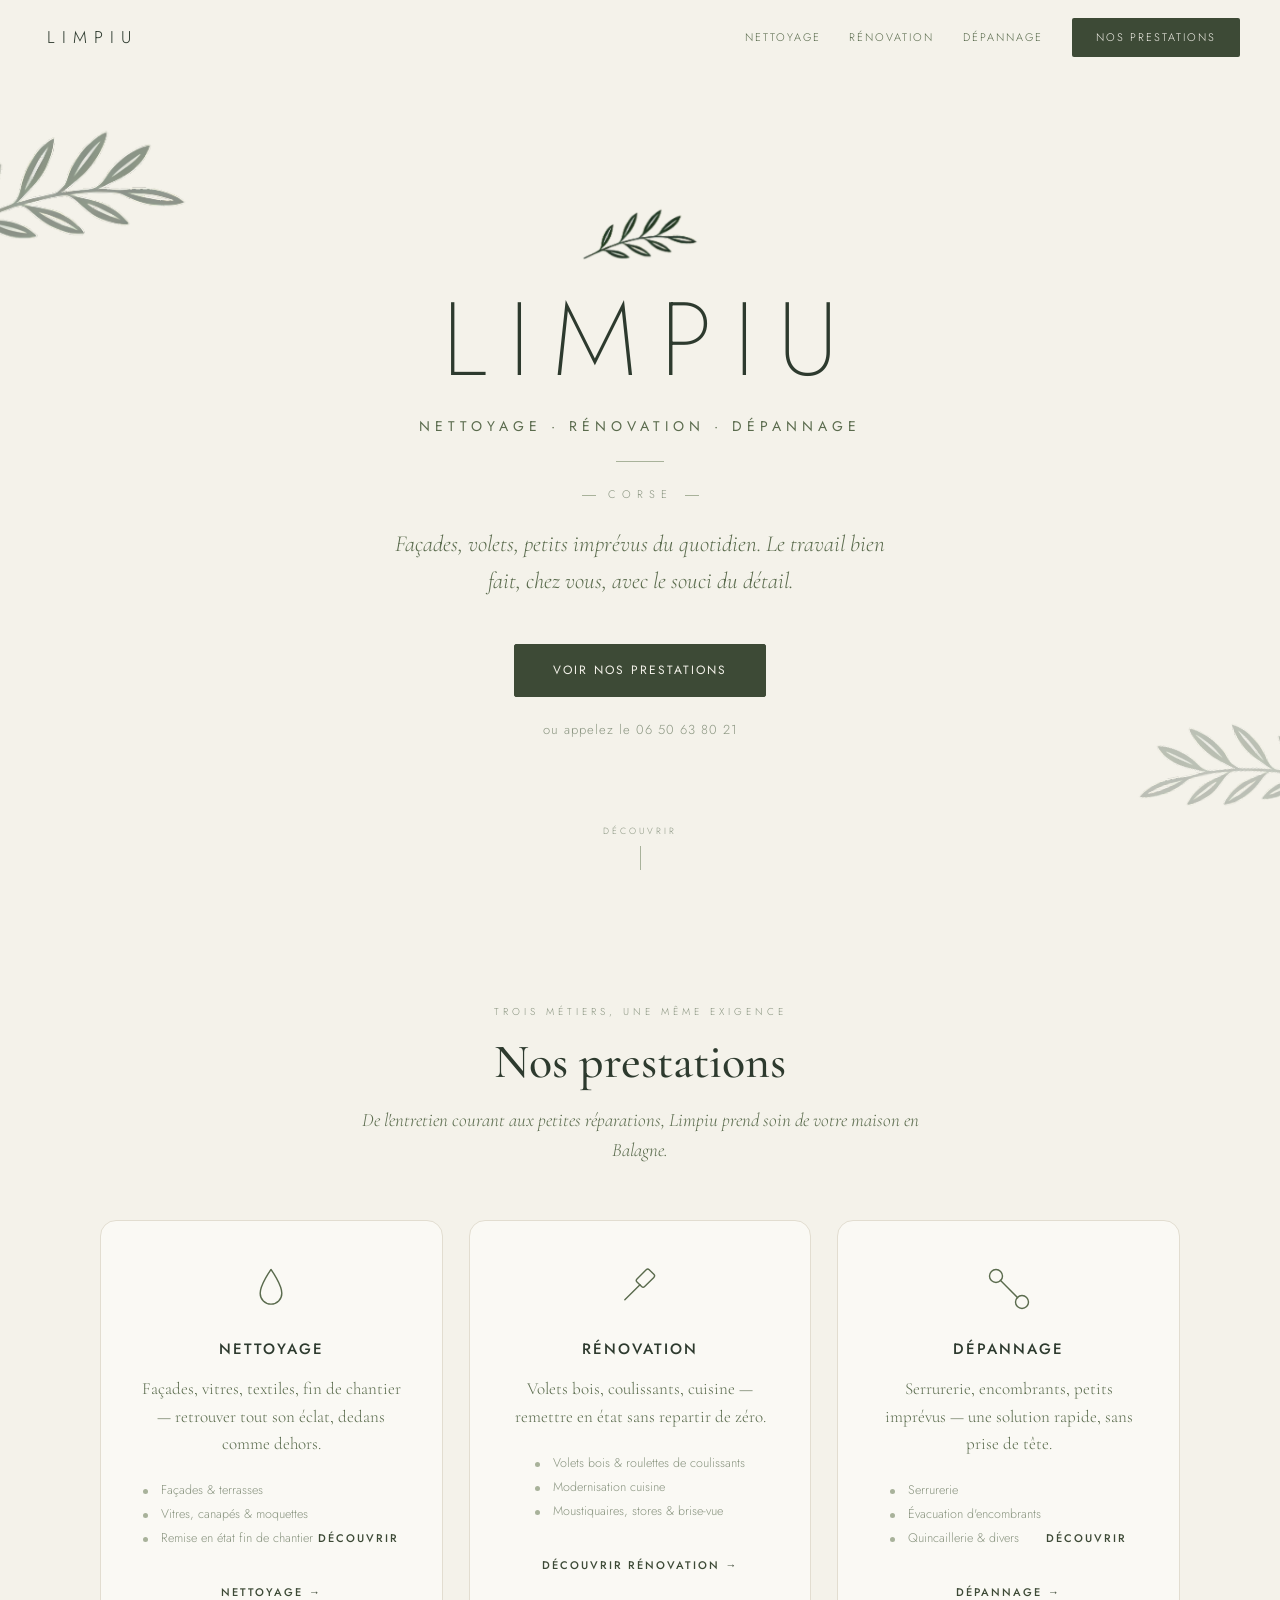
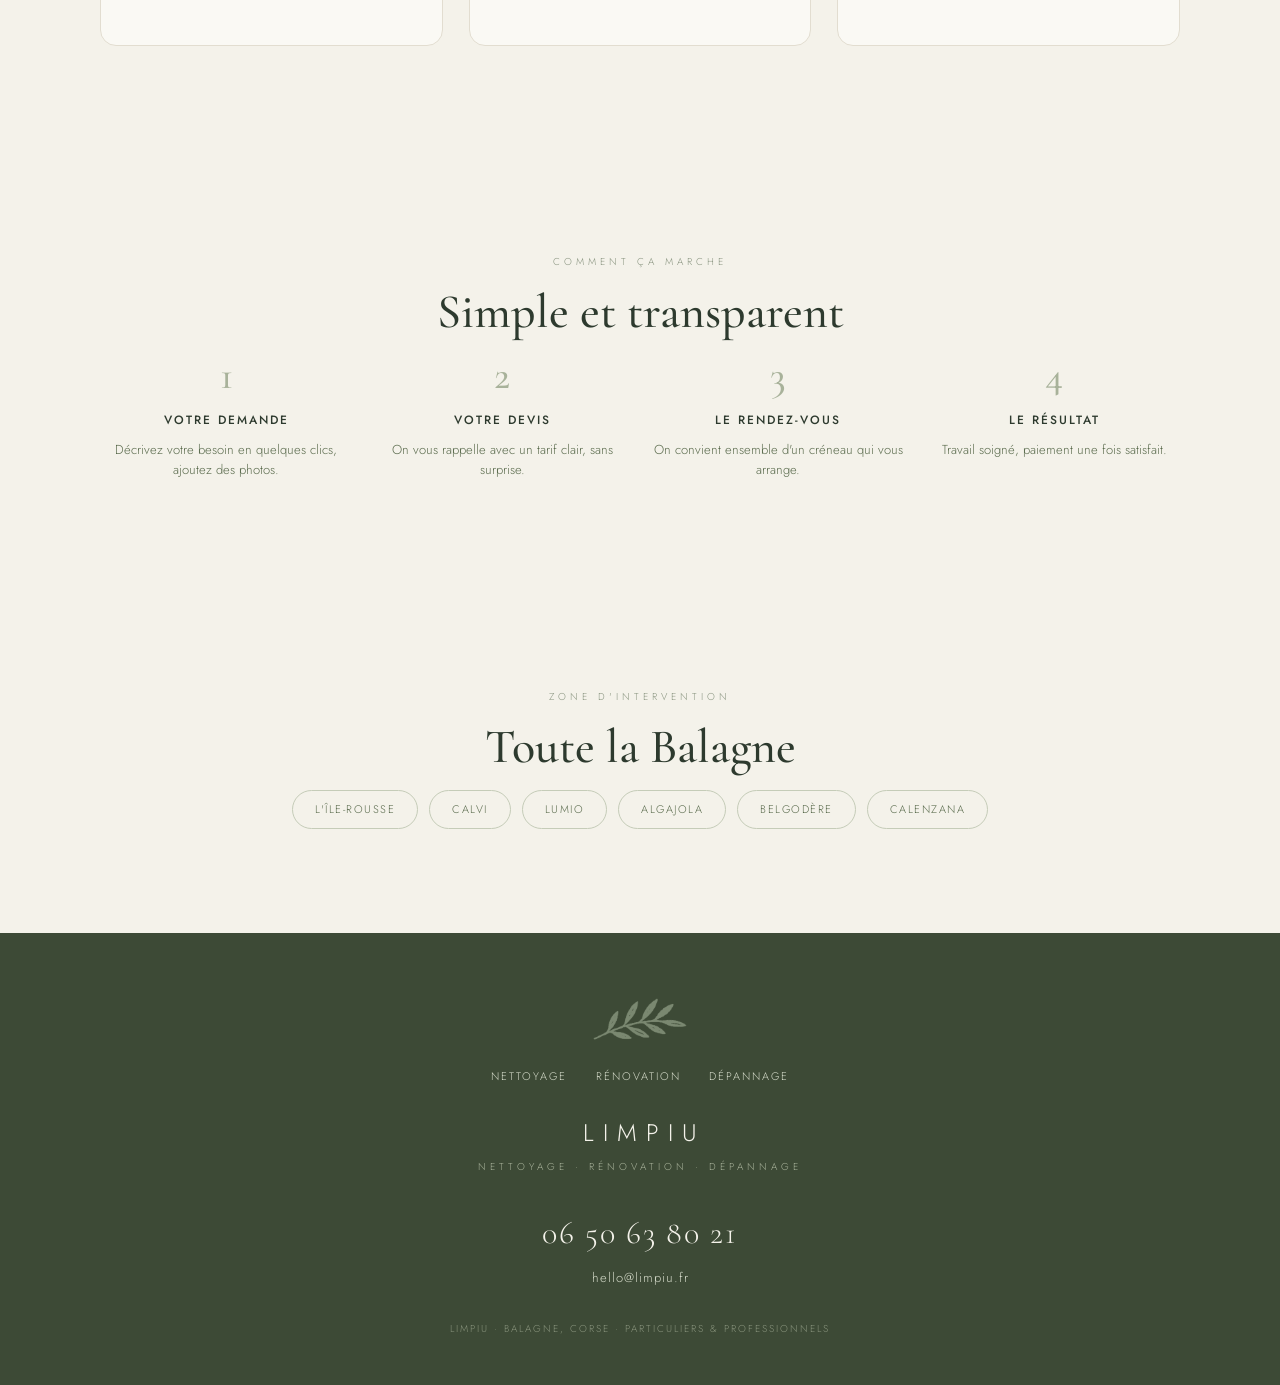
<file: index.html>
<!DOCTYPE html>
<html lang="fr">
<head>
<meta charset="UTF-8">
<meta name="viewport" content="width=device-width, initial-scale=1.0">
<meta name="description" content="Limpiu — Nettoyage, rénovation et dépannage en Balagne. Façades, volets, coulissants, serrurerie, fin de chantier. À domicile, sur toute la Balagne. Demandez votre devis.">
<title>Limpiu — Nettoyage, rénovation & dépannage en Balagne</title>
<link rel="icon" type="image/png" href="/olive-branch.png">
<link rel="apple-touch-icon" href="/olive-branch.png">
<link rel="preconnect" href="https://fonts.googleapis.com">
<link rel="preconnect" href="https://fonts.gstatic.com" crossorigin>
<link href="https://fonts.googleapis.com/css2?family=Cormorant+Garamond:ital,wght@0,400;0,500;0,600;1,400;1,500&family=Jost:wght@200;300;400;500&display=swap" rel="stylesheet">
<link rel="stylesheet" href="/styles.css">
</head>
<body>

<nav id="nav">
  <a class="nav-logo" href="/">LIMPIU</a>
  <div class="nav-right">
    <a class="nav-link" href="/nettoyage/">Nettoyage</a>
    <a class="nav-link" href="/renovation/">Rénovation</a>
    <a class="nav-link" href="/depannage/">Dépannage</a>
    <a class="nav-btn" href="#poles">Nos prestations</a>
  </div>
</nav>

<!-- HERO -->
<div class="hero" id="top">
  <img class="hero-decor left" src="/olive-branch.png" alt="" aria-hidden="true">
  <img class="hero-decor right" src="/olive-branch.png" alt="" aria-hidden="true">
  <div class="hero-content">
    <div class="hero-branch"><img src="/olive-branch.png" alt=""></div>
    <h1 class="hero-logo">LIMPIU</h1>
    <p class="hero-tagline">Nettoyage · Rénovation · Dépannage</p>
    <div class="hero-divider"></div>
    <div class="hero-place">Corse</div>
    <p class="hero-intro">Façades, volets, petits imprévus du quotidien. Le travail bien fait, chez vous, avec le souci du détail.</p>
    <div class="hero-cta">
      <a href="#poles" class="btn btn-fill">Voir nos prestations</a>
    </div>
    <a href="tel:0650638021" class="hero-phone">ou appelez le 06 50 63 80 21</a>
  </div>
  <div class="scroll-hint">Découvrir</div>
</div>

<!-- PÔLES -->
<section id="poles">
  <div class="container reveal">
    <p class="label">Trois métiers, une même exigence</p>
    <h2 class="title">Nos prestations</h2>
    <p class="subtitle">De l'entretien courant aux petites réparations, Limpiu prend soin de votre maison en Balagne.</p>
    <div class="pole-grid">

      <a class="pole-card" href="/nettoyage/">
        <div class="pole-ico">
          <svg viewBox="0 0 48 48"><path d="M24 6c0 0-10 14-10 22a10 10 0 0 0 20 0c0-8-10-22-10-22z"/></svg>
        </div>
        <div class="pole-name">Nettoyage</div>
        <p class="pole-desc">Façades, vitres, textiles, fin de chantier — retrouver tout son éclat, dedans comme dehors.</p>
        <ul class="pole-points">
          <li>Façades & terrasses</li>
          <li>Vitres, canapés & moquettes</li>
          <li>Remise en état fin de chantier</li>
        </ul>
        <span class="pole-link">Découvrir Nettoyage</span>
      </a>

      <a class="pole-card" href="/renovation/">
        <div class="pole-ico">
          <svg viewBox="0 0 48 48"><rect x="24" y="6" width="10" height="16" rx="2" transform="rotate(45 29 14)"/><line x1="24" y1="20" x2="10" y2="34"/></svg>
        </div>
        <div class="pole-name">Rénovation</div>
        <p class="pole-desc">Volets bois, coulissants, cuisine — remettre en état sans repartir de zéro.</p>
        <ul class="pole-points">
          <li>Volets bois & roulettes de coulissants</li>
          <li>Modernisation cuisine</li>
          <li>Moustiquaires, stores & brise-vue</li>
        </ul>
        <span class="pole-link">Découvrir Rénovation</span>
      </a>

      <a class="pole-card" href="/depannage/">
        <div class="pole-ico">
          <svg viewBox="0 0 48 48"><circle cx="12" cy="12" r="6"/><circle cx="36" cy="36" r="6"/><line x1="16" y1="16" x2="32" y2="32"/></svg>
        </div>
        <div class="pole-name">Dépannage</div>
        <p class="pole-desc">Serrurerie, encombrants, petits imprévus — une solution rapide, sans prise de tête.</p>
        <ul class="pole-points">
          <li>Serrurerie</li>
          <li>Évacuation d'encombrants</li>
          <li>Quincaillerie & divers</li>
        </ul>
        <span class="pole-link">Découvrir Dépannage</span>
      </a>

    </div>
  </div>
</section>

<!-- PROCESS -->
<section>
  <div class="container reveal">
    <p class="label">Comment ça marche</p>
    <h2 class="title">Simple et transparent</h2>
    <div class="process" style="margin-top:1rem">
      <div class="step">
        <div class="step-num">1</div>
        <div class="step-name">Votre demande</div>
        <p class="step-desc">Décrivez votre besoin en quelques clics, ajoutez des photos.</p>
      </div>
      <div class="step">
        <div class="step-num">2</div>
        <div class="step-name">Votre devis</div>
        <p class="step-desc">On vous rappelle avec un tarif clair, sans surprise.</p>
      </div>
      <div class="step">
        <div class="step-num">3</div>
        <div class="step-name">Le rendez-vous</div>
        <p class="step-desc">On convient ensemble d'un créneau qui vous arrange.</p>
      </div>
      <div class="step">
        <div class="step-num">4</div>
        <div class="step-name">Le résultat</div>
        <p class="step-desc">Travail soigné, paiement une fois satisfait.</p>
      </div>
    </div>
  </div>
</section>

<!-- ZONES -->
<section id="zones">
  <div class="container reveal">
    <p class="label">Zone d'intervention</p>
    <h2 class="title">Toute la Balagne</h2>
    <div class="zones" style="margin-top:1rem">
      <span class="zone">L'Île-Rousse</span>
      <span class="zone">Calvi</span>
      <span class="zone">Lumio</span>
      <span class="zone">Algajola</span>
      <span class="zone">Belgodère</span>
      <span class="zone">Calenzana</span>
    </div>
  </div>
</section>

<!-- FOOTER -->
<footer>
  <img class="footer-branch" src="/olive-branch.png" alt="">
  <div class="footer-nav">
    <a href="/nettoyage/">Nettoyage</a>
    <a href="/renovation/">Rénovation</a>
    <a href="/depannage/">Dépannage</a>
  </div>
  <div class="footer-logo">LIMPIU</div>
  <div class="footer-tag">Nettoyage · Rénovation · Dépannage</div>
  <a class="footer-phone" href="tel:0650638021">06 50 63 80 21</a>
  <a class="footer-mail" href="mailto:hello@limpiu.fr">hello@limpiu.fr</a>
  <div class="footer-sub">Limpiu · Balagne, Corse · Particuliers & professionnels</div>
</footer>

<script src="/common.js"></script>
</body>
</html>
</file>
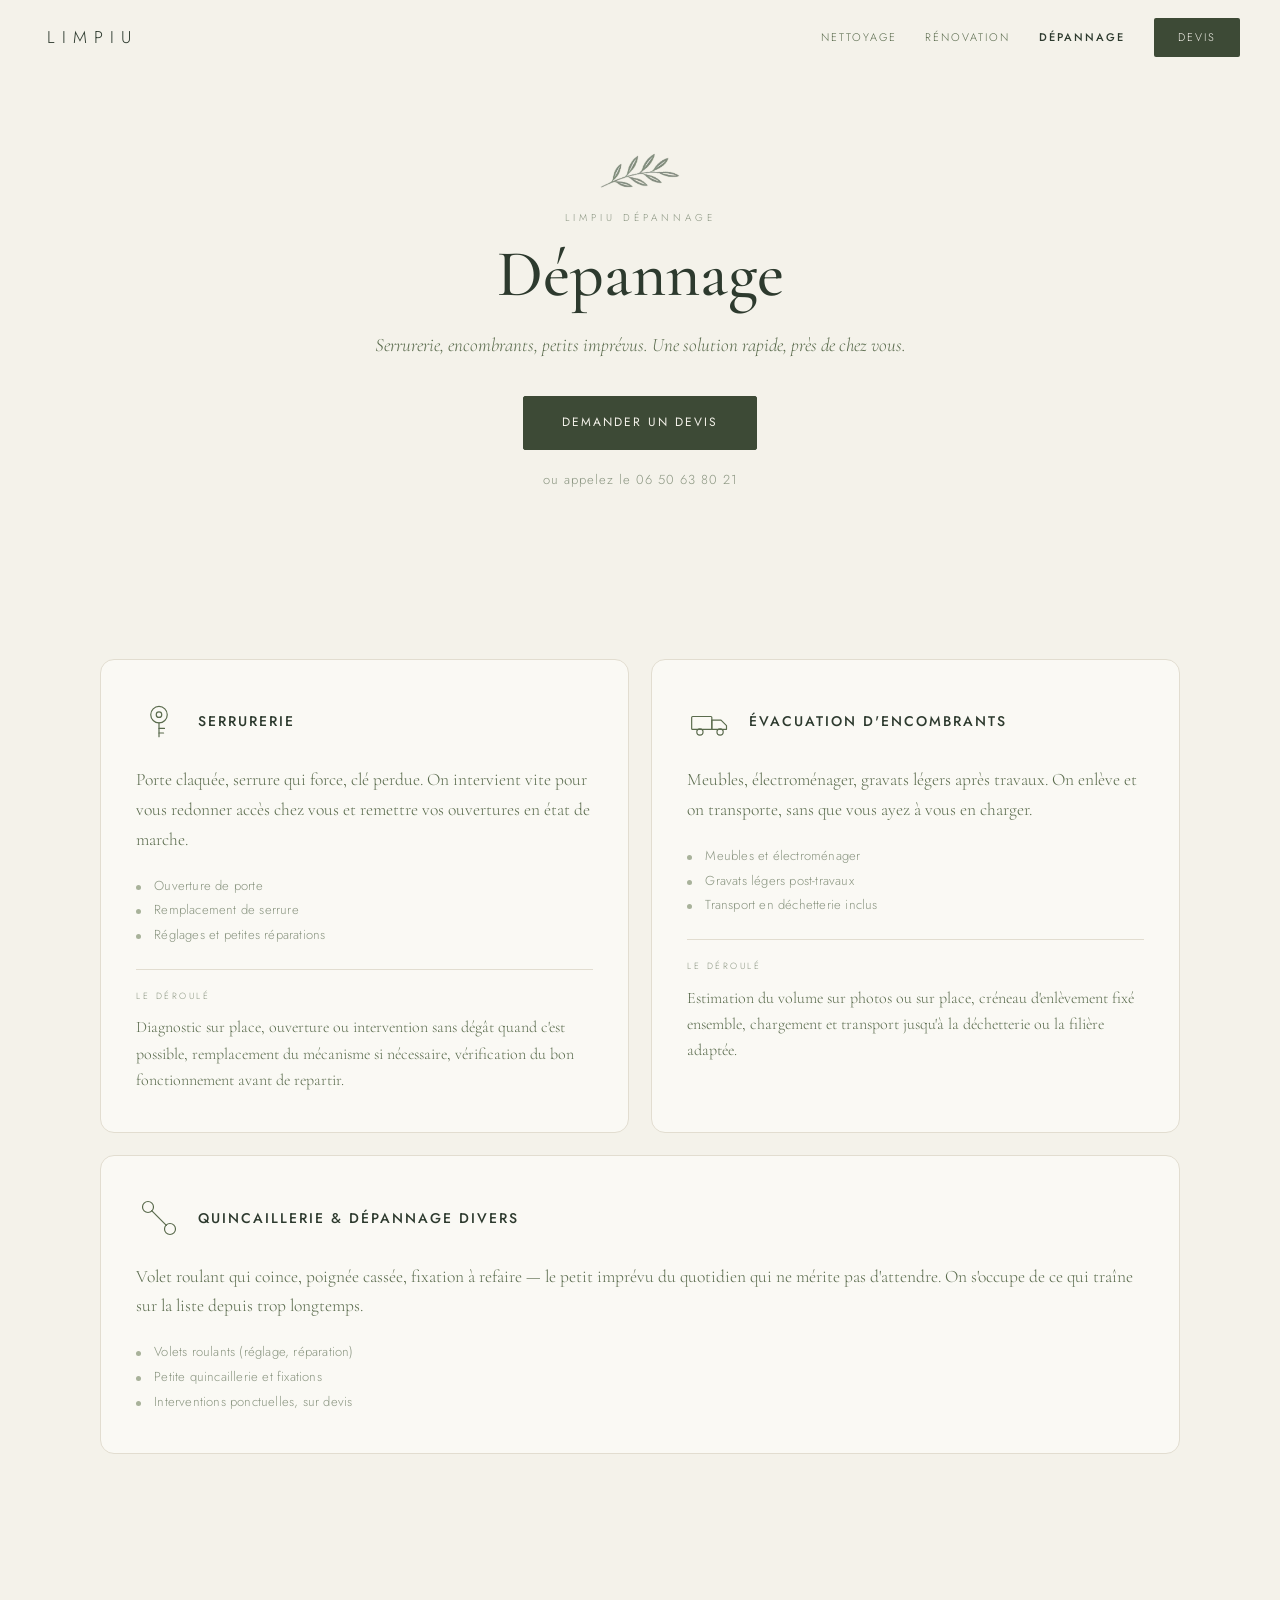
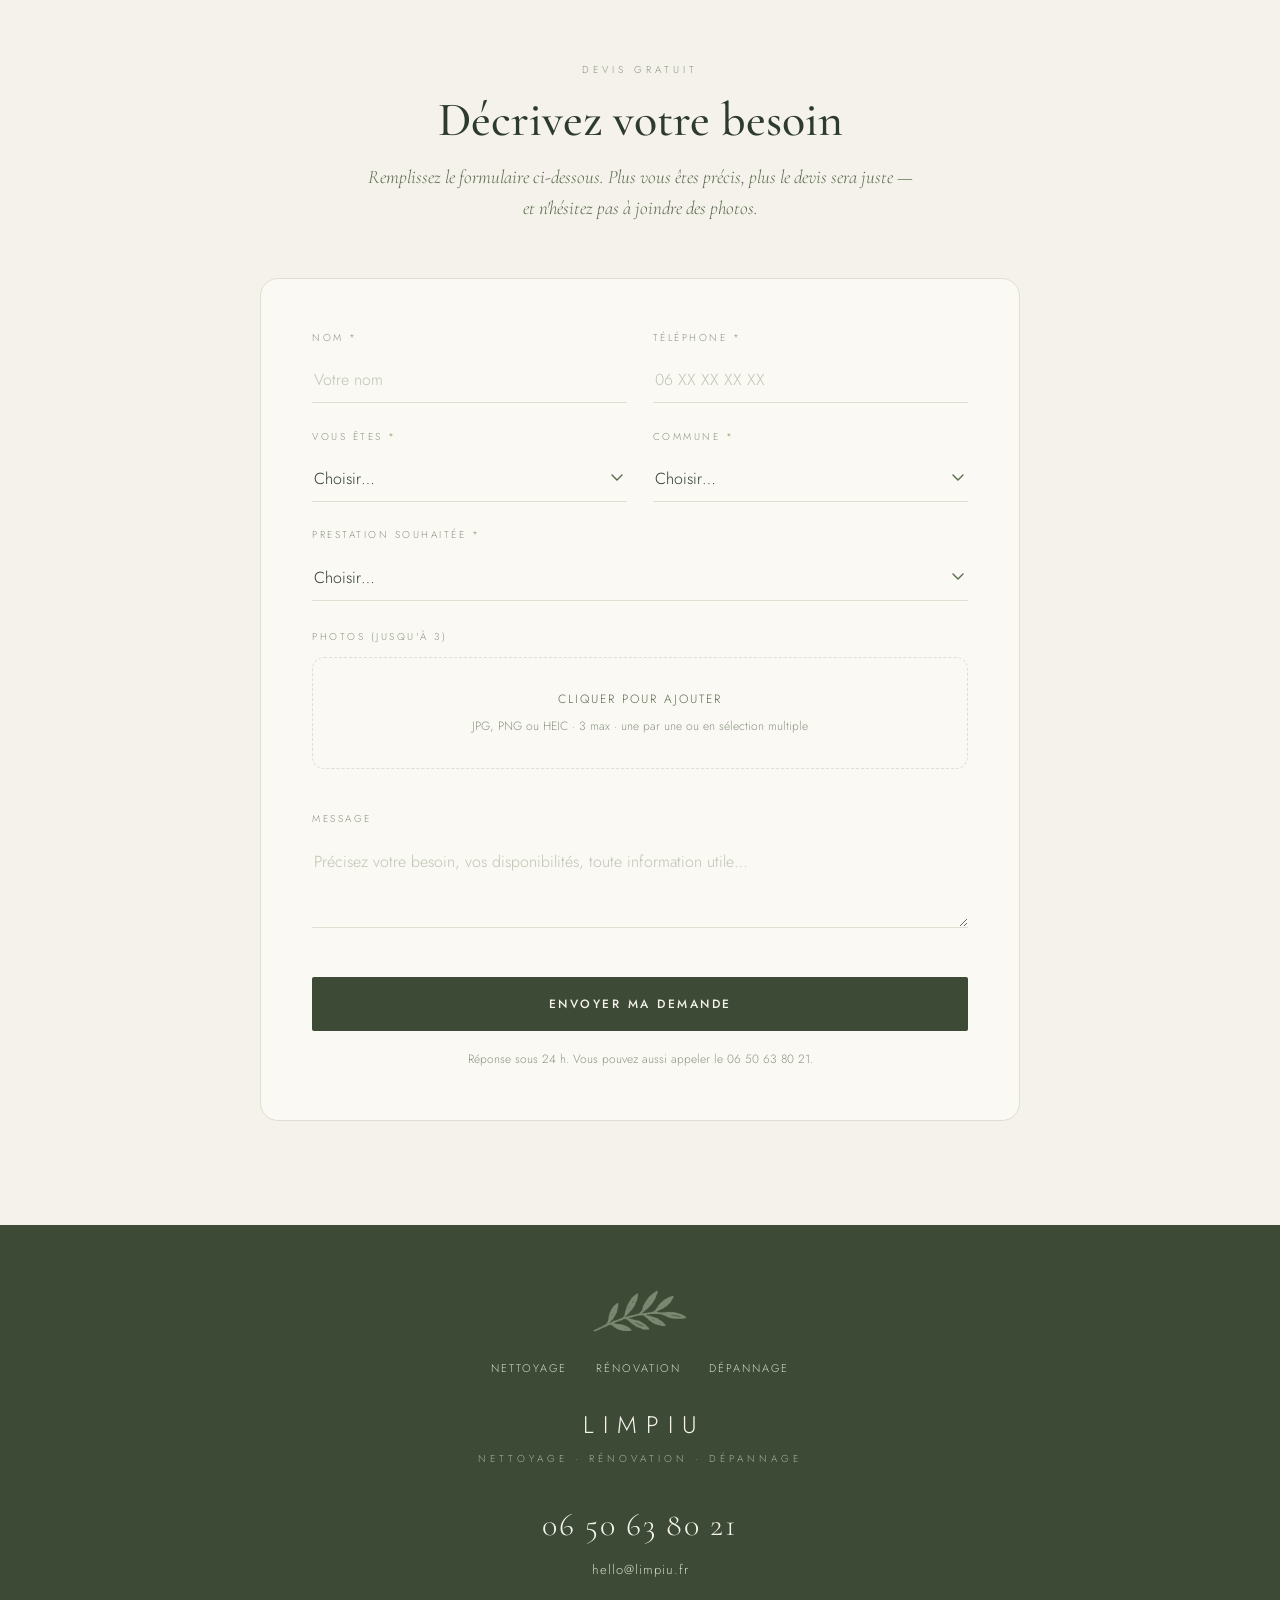
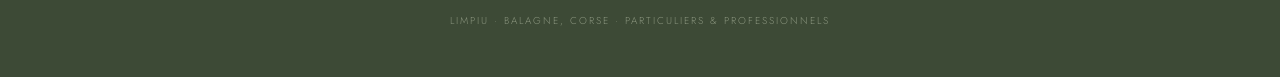
<file: depannage/index.html>
<!DOCTYPE html>
<html lang="fr">
<head>
<meta charset="UTF-8">
<meta name="viewport" content="width=device-width, initial-scale=1.0">
<meta name="description" content="Limpiu Dépannage — Serrurerie, évacuation d'encombrants, quincaillerie et petits imprévus en Balagne. Devis gratuit, intervention rapide.">
<title>Limpiu Dépannage — Serrurerie, encombrants, quincaillerie</title>
<link rel="icon" type="image/png" href="/olive-branch.png">
<link rel="apple-touch-icon" href="/olive-branch.png">
<link rel="preconnect" href="https://fonts.googleapis.com">
<link rel="preconnect" href="https://fonts.gstatic.com" crossorigin>
<link href="https://fonts.googleapis.com/css2?family=Cormorant+Garamond:ital,wght@0,400;0,500;0,600;1,400;1,500&family=Jost:wght@200;300;400;500&display=swap" rel="stylesheet">
<link rel="stylesheet" href="/styles.css">
</head>
<body>

<nav id="nav">
  <a class="nav-logo" href="/">LIMPIU</a>
  <div class="nav-right">
    <a class="nav-link" href="/nettoyage/">Nettoyage</a>
    <a class="nav-link" href="/renovation/">Rénovation</a>
    <a class="nav-link active" href="/depannage/">Dépannage</a>
    <a class="nav-btn" href="#devis">Devis</a>
  </div>
</nav>

<!-- PAGE HERO -->
<div class="page-hero">
  <div class="page-hero-branch"><img src="/olive-branch.png" alt=""></div>
  <p class="label">Limpiu Dépannage</p>
  <h1 class="page-hero-title">Dépannage</h1>
  <p class="page-hero-intro">Serrurerie, encombrants, petits imprévus. Une solution rapide, près de chez vous.</p>
  <div class="hero-cta">
    <a href="#devis" class="btn btn-fill">Demander un devis</a>
  </div>
  <a href="tel:0650638021" class="hero-phone">ou appelez le 06 50 63 80 21</a>
</div>

<!-- PRESTATIONS -->
<section id="prestations">
  <div class="container reveal">
    <div class="presta-grid">

      <div class="presta">
        <div class="presta-head">
          <div class="presta-ico">
            <svg viewBox="0 0 48 48"><circle cx="24" cy="16" r="9"/><circle cx="24" cy="16" r="3"/><line x1="24" y1="25" x2="24" y2="40"/><line x1="24" y1="31" x2="30" y2="31"/><line x1="24" y1="36" x2="29" y2="36"/></svg>
          </div>
          <div class="presta-name">Serrurerie</div>
        </div>
        <p class="presta-desc">Porte claquée, serrure qui force, clé perdue. On intervient vite pour vous redonner accès chez vous et remettre vos ouvertures en état de marche.</p>
        <ul class="presta-points">
          <li>Ouverture de porte</li>
          <li>Remplacement de serrure</li>
          <li>Réglages et petites réparations</li>
        </ul>
        <div class="presta-method">
          <div class="presta-method-label">Le déroulé</div>
          <p>Diagnostic sur place, ouverture ou intervention sans dégât quand c'est possible, remplacement du mécanisme si nécessaire, vérification du bon fonctionnement avant de repartir.</p>
        </div>
      </div>

      <div class="presta">
        <div class="presta-head">
          <div class="presta-ico">
            <svg viewBox="0 0 48 48"><rect x="4" y="18" width="22" height="14" rx="1"/><path d="M26 22 L36 22 L42 28 L42 32 L26 32 Z"/><circle cx="13" cy="35" r="3.4"/><circle cx="35" cy="35" r="3.4"/></svg>
          </div>
          <div class="presta-name">Évacuation d'encombrants</div>
        </div>
        <p class="presta-desc">Meubles, électroménager, gravats légers après travaux. On enlève et on transporte, sans que vous ayez à vous en charger.</p>
        <ul class="presta-points">
          <li>Meubles et électroménager</li>
          <li>Gravats légers post-travaux</li>
          <li>Transport en déchetterie inclus</li>
        </ul>
        <div class="presta-method">
          <div class="presta-method-label">Le déroulé</div>
          <p>Estimation du volume sur photos ou sur place, créneau d'enlèvement fixé ensemble, chargement et transport jusqu'à la déchetterie ou la filière adaptée.</p>
        </div>
      </div>

      <div class="presta presta-wide">
        <div class="presta-head">
          <div class="presta-ico">
            <svg viewBox="0 0 48 48"><circle cx="12" cy="12" r="6"/><circle cx="36" cy="36" r="6"/><line x1="16" y1="16" x2="32" y2="32"/></svg>
          </div>
          <div class="presta-name">Quincaillerie & dépannage divers</div>
        </div>
        <p class="presta-desc">Volet roulant qui coince, poignée cassée, fixation à refaire — le petit imprévu du quotidien qui ne mérite pas d'attendre. On s'occupe de ce qui traîne sur la liste depuis trop longtemps.</p>
        <ul class="presta-points">
          <li>Volets roulants (réglage, réparation)</li>
          <li>Petite quincaillerie et fixations</li>
          <li>Interventions ponctuelles, sur devis</li>
        </ul>
      </div>

    </div>
  </div>
</section>

<!-- DEVIS -->
<section id="devis">
  <div class="container reveal">
    <p class="label">Devis gratuit</p>
    <h2 class="title">Décrivez votre besoin</h2>
    <p class="subtitle">Remplissez le formulaire ci-dessous. Plus vous êtes précis, plus le devis sera juste — et n'hésitez pas à joindre des photos.</p>

    <div class="devis-wrap">
      <div class="field-row">
        <div class="field">
          <label class="field-label" for="nom">Nom <span class="req">*</span></label>
          <input type="text" id="nom" placeholder="Votre nom" autocomplete="name">
        </div>
        <div class="field">
          <label class="field-label" for="tel">Téléphone <span class="req">*</span></label>
          <input type="tel" id="tel" placeholder="06 XX XX XX XX" autocomplete="tel">
        </div>
      </div>

      <div class="field-row">
        <div class="field">
          <label class="field-label" for="type-client">Vous êtes <span class="req">*</span></label>
          <select id="type-client">
            <option value="">Choisir…</option>
            <option>Particulier</option>
            <option>Professionnel</option>
          </select>
        </div>
        <div class="field">
          <label class="field-label" for="commune">Commune <span class="req">*</span></label>
          <select id="commune" onchange="toggleAutreCommune()">
            <option value="">Choisir…</option>
            <option>L'Île-Rousse</option>
            <option>Calvi</option>
            <option>Lumio</option>
            <option>Algajola</option>
            <option>Belgodère</option>
            <option>Calenzana</option>
            <option value="Autre">Autre village de Balagne</option>
          </select>
        </div>
      </div>

      <div class="field" id="autre-commune-field" style="display:none">
        <label class="field-label" for="autre-commune">Précisez votre village</label>
        <input type="text" id="autre-commune" placeholder="Nom du village">
      </div>

      <div class="field">
        <label class="field-label" for="prestation">Prestation souhaitée <span class="req">*</span></label>
        <select id="prestation" onchange="showPrestaFields()">
          <option value="">Choisir…</option>
          <option value="serrurerie">Serrurerie</option>
          <option value="encombrants">Évacuation d'encombrants</option>
          <option value="divers">Quincaillerie & dépannage divers</option>
        </select>
      </div>

      <!-- SERRURERIE -->
      <div class="presta-fields" id="f-serrurerie">
        <p class="presta-fields-title">À propos de votre besoin</p>
        <div class="field">
          <label class="field-label" for="s-type">Type d'intervention</label>
          <select id="s-type">
            <option value="">Choisir…</option>
            <option>Ouverture de porte</option>
            <option>Changement de serrure</option>
            <option>Réglage / réparation</option>
            <option>Autre</option>
          </select>
        </div>
        <label class="checkbox-field">
          <input type="checkbox" id="s-urgent">
          <span>Intervention urgente (sous 24 h)</span>
        </label>
      </div>

      <!-- ENCOMBRANTS -->
      <div class="presta-fields" id="f-encombrants">
        <p class="presta-fields-title">À propos de l'enlèvement</p>
        <div class="field">
          <label class="field-label" for="e-volume">Volume approximatif</label>
          <select id="e-volume">
            <option value="">Choisir…</option>
            <option>Un objet</option>
            <option>Plusieurs objets</option>
            <option>Camion complet</option>
          </select>
        </div>
        <p class="presta-fields-hint">Décrivez les objets à évacuer dans le message ci-dessous, une photo aide à estimer le volume.</p>
      </div>

      <!-- DIVERS -->
      <div class="presta-fields" id="f-divers">
        <p class="presta-fields-title">Précisez votre besoin</p>
        <p class="presta-fields-hint">Décrivez le problème dans le message ci-dessous — on revient vers vous avec un créneau et un tarif.</p>
      </div>

      <div class="field" style="margin-top:1.8rem">
        <label class="field-label">Photos (jusqu'à 3)</label>
        <div class="upload-zone" onclick="document.getElementById('photos').click()">
          <div class="upload-zone-main">Cliquer pour ajouter</div>
          <div class="upload-zone-sub">JPG, PNG ou HEIC · 3 max · une par une ou en sélection multiple</div>
        </div>
        <input type="file" id="photos" accept="image/*" multiple style="display:none" onchange="addPhotos(this)">
        <div class="upload-list" id="photo-list"></div>
      </div>

      <div class="field">
        <label class="field-label" for="message">Message</label>
        <textarea id="message" placeholder="Précisez votre besoin, vos disponibilités, toute information utile…"></textarea>
      </div>

      <button type="button" class="submit-btn" onclick="submitDevis()">Envoyer ma demande</button>
      <p class="form-note">Réponse sous 24 h. Vous pouvez aussi appeler le 06 50 63 80 21.</p>
    </div>
  </div>
</section>

<!-- FOOTER -->
<footer>
  <img class="footer-branch" src="/olive-branch.png" alt="">
  <div class="footer-nav">
    <a href="/nettoyage/">Nettoyage</a>
    <a href="/renovation/">Rénovation</a>
    <a href="/depannage/">Dépannage</a>
  </div>
  <div class="footer-logo">LIMPIU</div>
  <div class="footer-tag">Nettoyage · Rénovation · Dépannage</div>
  <a class="footer-phone" href="tel:0650638021">06 50 63 80 21</a>
  <a class="footer-mail" href="mailto:hello@limpiu.fr">hello@limpiu.fr</a>
  <div class="footer-sub">Limpiu · Balagne, Corse · Particuliers & professionnels</div>
</footer>

<script src="/common.js"></script>
<script>
function showPrestaFields(){
  var v=document.getElementById('prestation').value;
  ['serrurerie','encombrants','divers'].forEach(function(p){
    document.getElementById('f-'+p).classList.remove('active');
  });
  var el = v ? document.getElementById('f-'+v) : null;
  if(el) el.classList.add('active');
}

async function submitDevis(){
  var nom=val('nom');
  var tel=val('tel');
  var typeClient=document.getElementById('type-client').value;
  var commune=document.getElementById('commune').value;
  if(commune==='Autre'){ var autre=val('autre-commune'); if(autre) commune=autre; }
  var prestationVal=document.getElementById('prestation').value;
  var prestationLabel=document.getElementById('prestation').selectedOptions[0].text;
  var message=val('message');

  if(!nom||!tel||!typeClient||!commune||!prestationVal){
    alert('Merci de renseigner au minimum votre nom, téléphone, profil, commune et la prestation souhaitée.');
    return;
  }

  var btn=document.querySelector('.submit-btn');
  var oldLabel=btn.textContent;
  btn.disabled=true; btn.textContent='Envoi…';

  try {
    var fields={};
    fields['Nom']=nom;
    fields['Téléphone']=tel;
    fields['Type de client']=typeClient;
    fields['Commune']=commune;
    fields['Pôle']='Dépannage';
    fields['Prestation']=prestationLabel;
    if(message) fields['Message']=message;

    if(prestationVal==='serrurerie'){
      if(val('s-type'))     fields['Type d\'intervention (Serrurerie)']=val('s-type');
      if(checked('s-urgent')) fields['Urgent (Serrurerie)']=true;
    } else if(prestationVal==='encombrants'){
      if(val('e-volume')) fields['Volume approximatif (Encombrants)']=val('e-volume');
    }

    await sendDevisToAirtable(fields, btn);
    showDevisSuccess(nom);
  } catch(err){
    btn.disabled=false; btn.textContent=oldLabel;
    alert('Erreur lors de l\'envoi : '+err.message);
  }
}
</script>
</body>
</html>
</file>
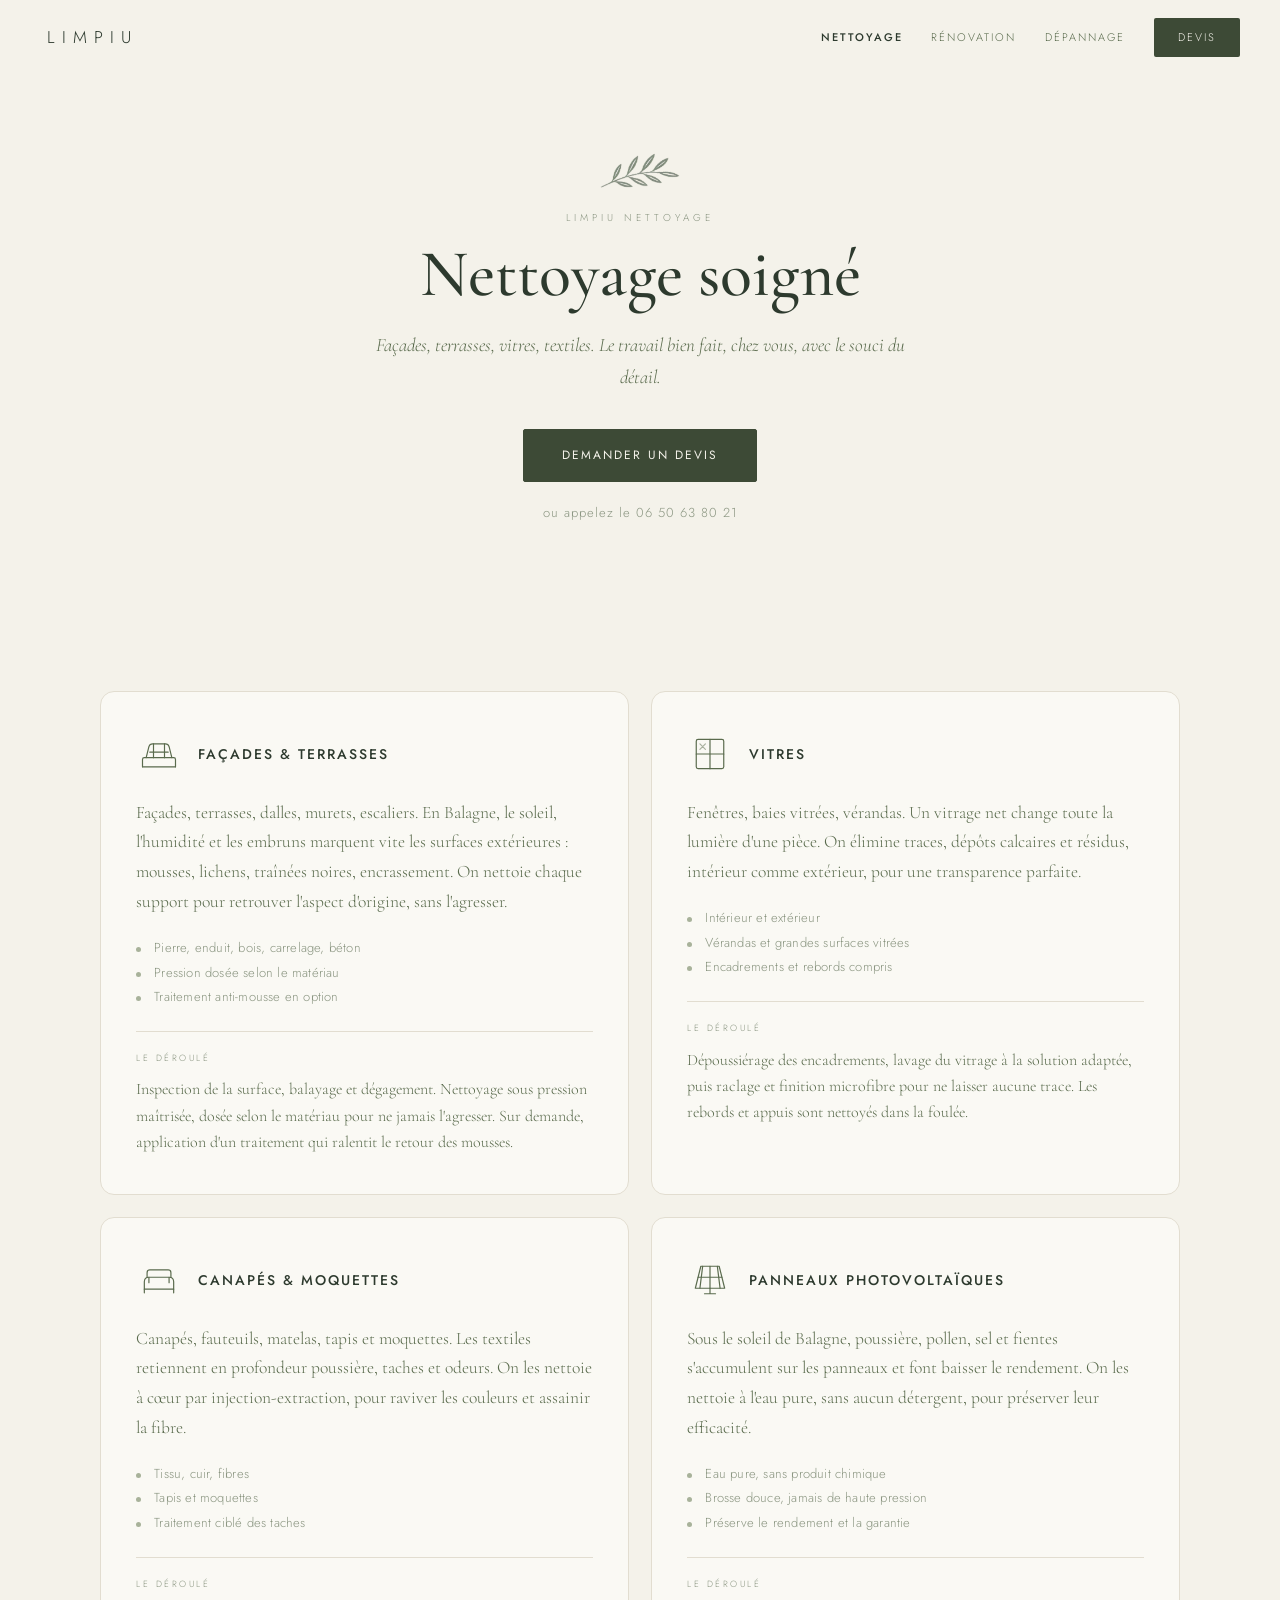
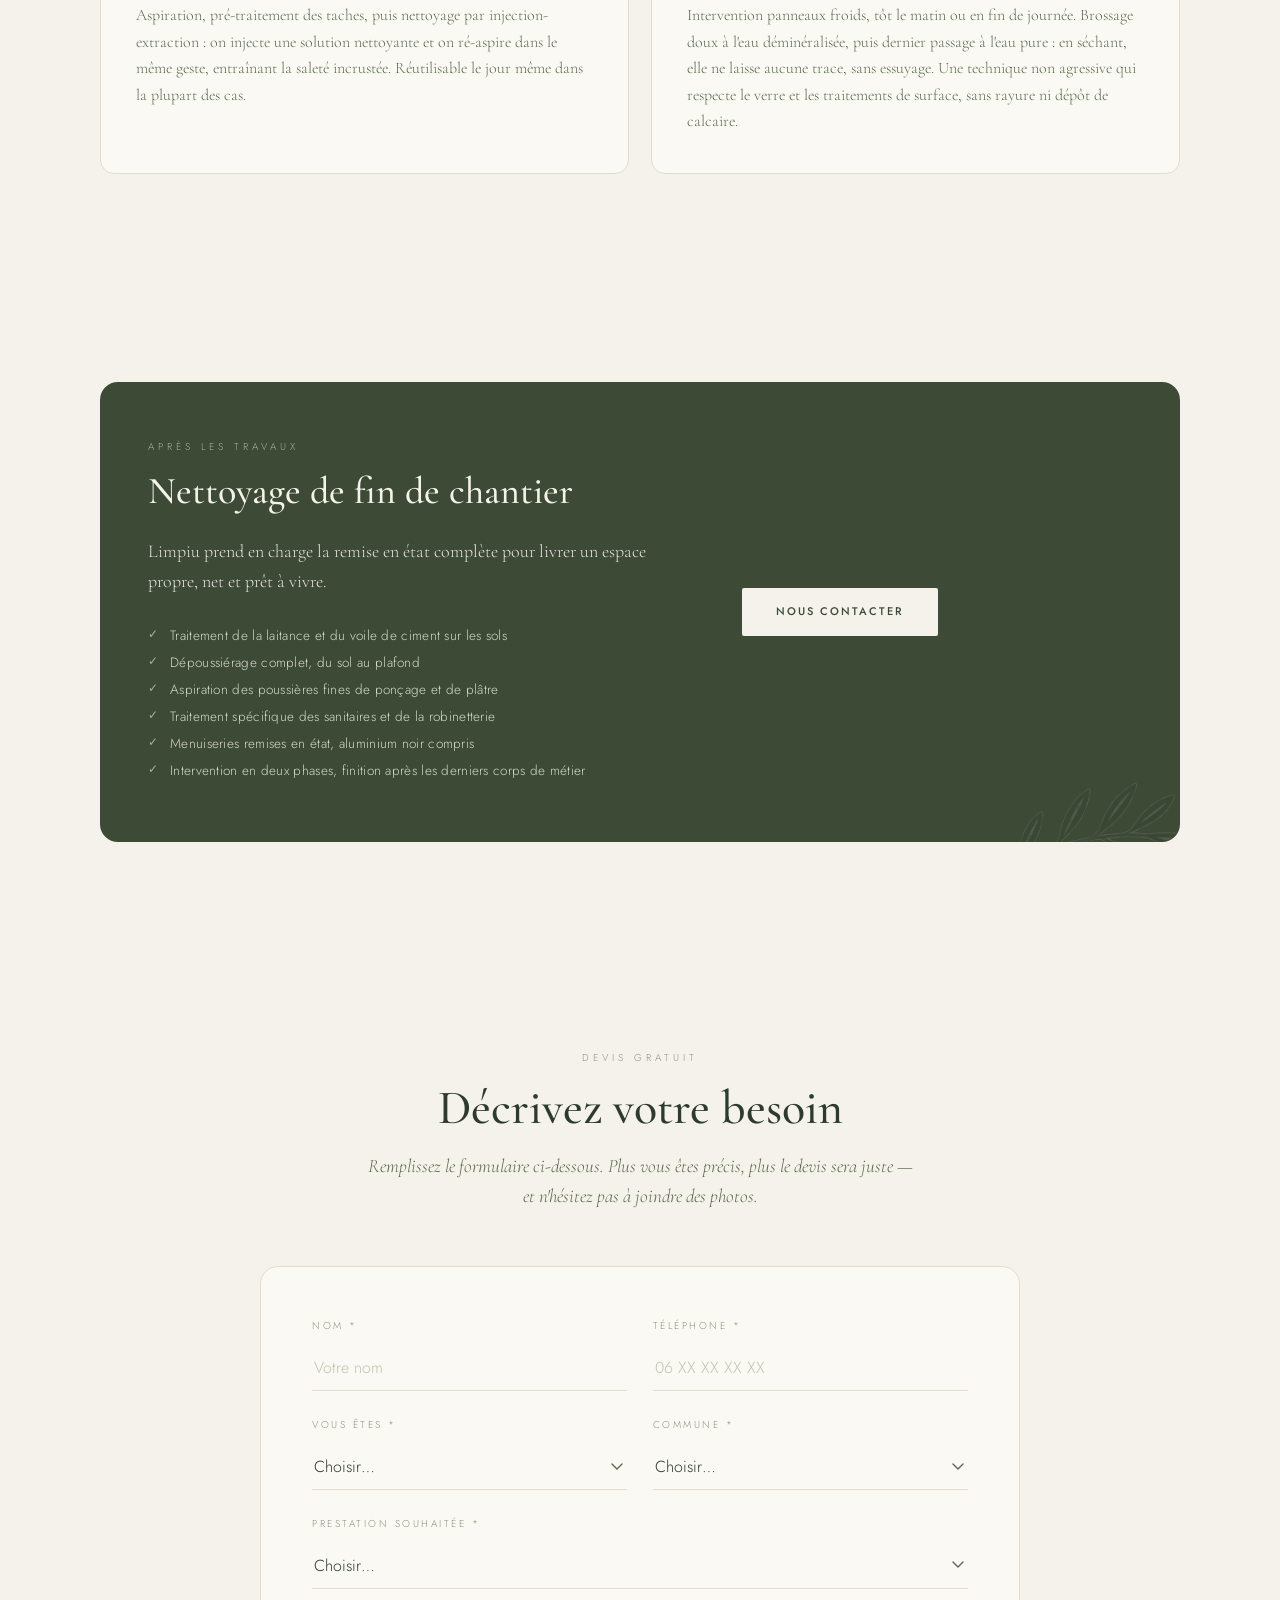
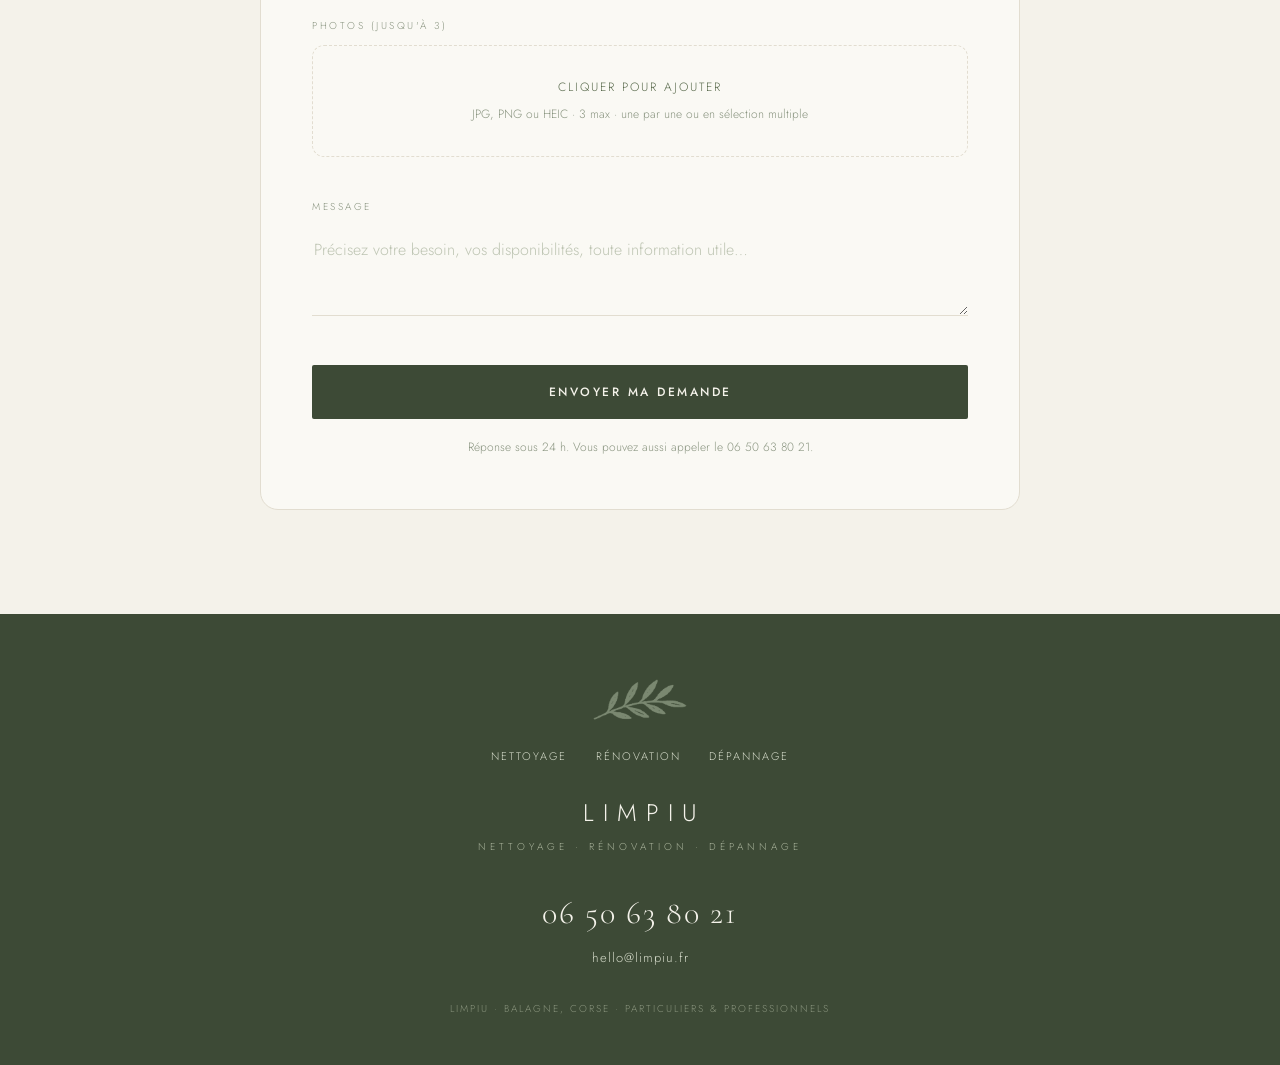
<file: nettoyage/index.html>
<!DOCTYPE html>
<html lang="fr">
<head>
<meta charset="UTF-8">
<meta name="viewport" content="width=device-width, initial-scale=1.0">
<meta name="description" content="Limpiu Nettoyage — Façades, terrasses, vitres, canapés, moquettes, panneaux photovoltaïques et fin de chantier en Balagne. Devis gratuit.">
<title>Limpiu Nettoyage — Façades, vitres, textiles, fin de chantier</title>
<link rel="icon" type="image/png" href="/olive-branch.png">
<link rel="apple-touch-icon" href="/olive-branch.png">
<link rel="preconnect" href="https://fonts.googleapis.com">
<link rel="preconnect" href="https://fonts.gstatic.com" crossorigin>
<link href="https://fonts.googleapis.com/css2?family=Cormorant+Garamond:ital,wght@0,400;0,500;0,600;1,400;1,500&family=Jost:wght@200;300;400;500&display=swap" rel="stylesheet">
<link rel="stylesheet" href="/styles.css">
</head>
<body>

<nav id="nav">
  <a class="nav-logo" href="/">LIMPIU</a>
  <div class="nav-right">
    <a class="nav-link active" href="/nettoyage/">Nettoyage</a>
    <a class="nav-link" href="/renovation/">Rénovation</a>
    <a class="nav-link" href="/depannage/">Dépannage</a>
    <a class="nav-btn" href="#devis">Devis</a>
  </div>
</nav>

<!-- PAGE HERO -->
<div class="page-hero">
  <div class="page-hero-branch"><img src="/olive-branch.png" alt=""></div>
  <p class="label">Limpiu Nettoyage</p>
  <h1 class="page-hero-title">Nettoyage soigné</h1>
  <p class="page-hero-intro">Façades, terrasses, vitres, textiles. Le travail bien fait, chez vous, avec le souci du détail.</p>
  <div class="hero-cta">
    <a href="#devis" class="btn btn-fill">Demander un devis</a>
  </div>
  <a href="tel:0650638021" class="hero-phone">ou appelez le 06 50 63 80 21</a>
</div>

<!-- PRESTATIONS -->
<section id="prestations">
  <div class="container reveal">
    <div class="presta-grid">

      <div class="presta">
        <div class="presta-head">
          <div class="presta-ico">
            <svg viewBox="0 0 48 48"><path d="M6 38 L6 30 Q6 28 8 28 L40 28 Q42 28 42 30 L42 38"/><path d="M6 38 L42 38"/><path d="M10 28 L13 16 Q14 13 17 13 L31 13 Q34 13 35 16 L38 28"/><path d="M14 22 L34 22"/><path d="M18 13 L18 28 M30 13 L30 28"/></svg>
          </div>
          <div class="presta-name">Façades & terrasses</div>
        </div>
        <p class="presta-desc">Façades, terrasses, dalles, murets, escaliers. En Balagne, le soleil, l'humidité et les embruns marquent vite les surfaces extérieures : mousses, lichens, traînées noires, encrassement. On nettoie chaque support pour retrouver l'aspect d'origine, sans l'agresser.</p>
        <ul class="presta-points">
          <li>Pierre, enduit, bois, carrelage, béton</li>
          <li>Pression dosée selon le matériau</li>
          <li>Traitement anti-mousse en option</li>
        </ul>
        <div class="presta-method">
          <div class="presta-method-label">Le déroulé</div>
          <p>Inspection de la surface, balayage et dégagement. Nettoyage sous pression maîtrisée, dosée selon le matériau pour ne jamais l'agresser. Sur demande, application d'un traitement qui ralentit le retour des mousses.</p>
        </div>
      </div>

      <div class="presta">
        <div class="presta-head">
          <div class="presta-ico">
            <svg viewBox="0 0 48 48"><rect x="9" y="8" width="30" height="32" rx="2"/><line x1="24" y1="8" x2="24" y2="40"/><line x1="9" y1="24" x2="39" y2="24"/><path d="M13 13 L19 19 M13 19 L19 13" opacity="0.5"/></svg>
          </div>
          <div class="presta-name">Vitres</div>
        </div>
        <p class="presta-desc">Fenêtres, baies vitrées, vérandas. Un vitrage net change toute la lumière d'une pièce. On élimine traces, dépôts calcaires et résidus, intérieur comme extérieur, pour une transparence parfaite.</p>
        <ul class="presta-points">
          <li>Intérieur et extérieur</li>
          <li>Vérandas et grandes surfaces vitrées</li>
          <li>Encadrements et rebords compris</li>
        </ul>
        <div class="presta-method">
          <div class="presta-method-label">Le déroulé</div>
          <p>Dépoussiérage des encadrements, lavage du vitrage à la solution adaptée, puis raclage et finition microfibre pour ne laisser aucune trace. Les rebords et appuis sont nettoyés dans la foulée.</p>
        </div>
      </div>

      <div class="presta">
        <div class="presta-head">
          <div class="presta-ico">
            <svg viewBox="0 0 48 48"><path d="M8 26 Q8 21 13 21 L35 21 Q40 21 40 26 L40 34 L8 34 Z"/><path d="M11 21 L11 16 Q11 13 14 13 L34 13 Q37 13 37 16 L37 21"/><path d="M8 34 L8 38 M40 34 L40 38"/><path d="M13 21 Q13 25 13 27 M35 21 Q35 25 35 27"/></svg>
          </div>
          <div class="presta-name">Canapés & moquettes</div>
        </div>
        <p class="presta-desc">Canapés, fauteuils, matelas, tapis et moquettes. Les textiles retiennent en profondeur poussière, taches et odeurs. On les nettoie à cœur par injection-extraction, pour raviver les couleurs et assainir la fibre.</p>
        <ul class="presta-points">
          <li>Tissu, cuir, fibres</li>
          <li>Tapis et moquettes</li>
          <li>Traitement ciblé des taches</li>
        </ul>
        <div class="presta-method">
          <div class="presta-method-label">Le déroulé</div>
          <p>Aspiration, pré-traitement des taches, puis nettoyage par injection-extraction : on injecte une solution nettoyante et on ré-aspire dans le même geste, entraînant la saleté incrustée. Réutilisable le jour même dans la plupart des cas.</p>
        </div>
      </div>

      <div class="presta">
        <div class="presta-head">
          <div class="presta-ico">
            <svg viewBox="0 0 48 48"><path d="M14 9 L34 9 L40 33 L8 33 Z"/><path d="M11 21 L37 21"/><path d="M16 9 L13 33 M24 9 L24 33 M32 9 L35 33"/><path d="M24 33 L24 39 M18 39 L30 39"/></svg>
          </div>
          <div class="presta-name">Panneaux photovoltaïques</div>
        </div>
        <p class="presta-desc">Sous le soleil de Balagne, poussière, pollen, sel et fientes s'accumulent sur les panneaux et font baisser le rendement. On les nettoie à l'eau pure, sans aucun détergent, pour préserver leur efficacité.</p>
        <ul class="presta-points">
          <li>Eau pure, sans produit chimique</li>
          <li>Brosse douce, jamais de haute pression</li>
          <li>Préserve le rendement et la garantie</li>
        </ul>
        <div class="presta-method">
          <div class="presta-method-label">Le déroulé</div>
          <p>Intervention panneaux froids, tôt le matin ou en fin de journée. Brossage doux à l'eau déminéralisée, puis dernier passage à l'eau pure : en séchant, elle ne laisse aucune trace, sans essuyage. Une technique non agressive qui respecte le verre et les traitements de surface, sans rayure ni dépôt de calcaire.</p>
        </div>
      </div>

    </div>
  </div>
</section>

<!-- CHANTIER B2B -->
<section id="chantier">
  <div class="container reveal">
    <div class="chantier">
      <img class="chantier-branch" src="/olive-branch.png" alt="" aria-hidden="true">
      <div>
        <p class="chantier-label">Après les travaux</p>
        <h3 class="chantier-title">Nettoyage de fin de chantier</h3>
        <p class="chantier-text">Limpiu prend en charge la remise en état complète pour livrer un espace propre, net et prêt à vivre.</p>
        <ul class="chantier-points">
          <li>Traitement de la laitance et du voile de ciment sur les sols</li>
          <li>Dépoussiérage complet, du sol au plafond</li>
          <li>Aspiration des poussières fines de ponçage et de plâtre</li>
          <li>Traitement spécifique des sanitaires et de la robinetterie</li>
          <li>Menuiseries remises en état, aluminium noir compris</li>
          <li>Intervention en deux phases, finition après les derniers corps de métier</li>
        </ul>
      </div>
      <div class="chantier-cta">
        <a href="#devis" class="btn-light">Nous contacter</a>
      </div>
    </div>
  </div>
</section>

<!-- DEVIS -->
<section id="devis">
  <div class="container reveal">
    <p class="label">Devis gratuit</p>
    <h2 class="title">Décrivez votre besoin</h2>
    <p class="subtitle">Remplissez le formulaire ci-dessous. Plus vous êtes précis, plus le devis sera juste — et n'hésitez pas à joindre des photos.</p>

    <div class="devis-wrap">
      <div class="field-row">
        <div class="field">
          <label class="field-label" for="nom">Nom <span class="req">*</span></label>
          <input type="text" id="nom" placeholder="Votre nom" autocomplete="name">
        </div>
        <div class="field">
          <label class="field-label" for="tel">Téléphone <span class="req">*</span></label>
          <input type="tel" id="tel" placeholder="06 XX XX XX XX" autocomplete="tel">
        </div>
      </div>

      <div class="field-row">
        <div class="field">
          <label class="field-label" for="type-client">Vous êtes <span class="req">*</span></label>
          <select id="type-client">
            <option value="">Choisir…</option>
            <option>Particulier</option>
            <option>Professionnel</option>
          </select>
        </div>
        <div class="field">
          <label class="field-label" for="commune">Commune <span class="req">*</span></label>
          <select id="commune" onchange="toggleAutreCommune()">
            <option value="">Choisir…</option>
            <option>L'Île-Rousse</option>
            <option>Calvi</option>
            <option>Lumio</option>
            <option>Algajola</option>
            <option>Belgodère</option>
            <option>Calenzana</option>
            <option value="Autre">Autre village de Balagne</option>
          </select>
        </div>
      </div>

      <div class="field" id="autre-commune-field" style="display:none">
        <label class="field-label" for="autre-commune">Précisez votre village</label>
        <input type="text" id="autre-commune" placeholder="Nom du village">
      </div>

      <div class="field">
        <label class="field-label" for="prestation">Prestation souhaitée <span class="req">*</span></label>
        <select id="prestation" onchange="showPrestaFields()">
          <option value="">Choisir…</option>
          <option value="terrasse">Façades & terrasses</option>
          <option value="vitres">Vitres</option>
          <option value="canape">Canapés & moquettes</option>
          <option value="solaire">Panneaux photovoltaïques</option>
          <option value="chantier">Remise en état fin de chantier</option>
        </select>
      </div>

      <!-- TERRASSE -->
      <div class="presta-fields" id="f-terrasse">
        <p class="presta-fields-title">À propos de votre terrasse</p>
        <div class="field-row">
          <div class="field">
            <label class="field-label" for="t-surface">Surface approximative (m²)</label>
            <input type="number" id="t-surface" min="1" placeholder="ex. 30">
          </div>
          <div class="field">
            <label class="field-label" for="t-sol">Nature du sol</label>
            <select id="t-sol">
              <option value="">Choisir…</option>
              <option>Bois</option>
              <option>Carrelage</option>
              <option>Pierre</option>
              <option>Béton</option>
              <option>Autre</option>
            </select>
          </div>
        </div>
      </div>

      <!-- VITRES -->
      <div class="presta-fields" id="f-vitres">
        <p class="presta-fields-title">À propos de vos vitres</p>
        <div class="field-row-3">
          <div class="field">
            <label class="field-label" for="v-dim">Dimensions (L × H approx.)</label>
            <input type="text" id="v-dim" placeholder="ex. 120 × 140 cm">
          </div>
          <div class="field">
            <label class="field-label" for="v-vantaux">Nombre de vantaux</label>
            <input type="number" id="v-vantaux" min="1" placeholder="ex. 2">
          </div>
          <div class="field">
            <label class="field-label" for="v-nb">Nombre de fenêtres</label>
            <input type="number" id="v-nb" min="1" placeholder="ex. 6">
          </div>
        </div>
      </div>

      <!-- CANAPE / TEXTILES -->
      <div class="presta-fields" id="f-canape">
        <p class="presta-fields-title">À propos de votre textile</p>
        <div class="field">
          <label class="field-label" for="c-type">Type</label>
          <select id="c-type" onchange="showTextileFields()">
            <option value="">Choisir…</option>
            <option>Canapé</option>
            <option>Fauteuil</option>
            <option>Moquette</option>
            <option>Tapis</option>
          </select>
        </div>
        <div class="field-row" id="c-fields-assise" style="display:none">
          <div class="field">
            <label class="field-label" for="c-matiere">Matière</label>
            <select id="c-matiere">
              <option value="">Choisir…</option>
              <option>Tissu</option>
              <option>Cuir</option>
            </select>
          </div>
          <div class="field">
            <label class="field-label" for="c-places">Nombre de places</label>
            <input type="number" id="c-places" min="1" placeholder="ex. 3">
          </div>
        </div>
        <div class="field" id="c-fields-sol" style="display:none">
          <label class="field-label" for="c-dim">Surface / dimensions</label>
          <input type="text" id="c-dim" placeholder="ex. 12 m² ou 4 × 3 m">
        </div>
      </div>

      <!-- CHANTIER -->
      <div class="presta-fields" id="f-chantier">
        <p class="presta-fields-title">À propos de votre chantier</p>
        <div class="field">
          <label class="field-label" for="ch-surface">Surface approximative (m²)</label>
          <input type="number" id="ch-surface" min="1" placeholder="ex. 90">
        </div>
        <p class="presta-fields-hint">Précisez le type de bien et l'état dans le message ci-dessous — on établit un devis sur mesure.</p>
      </div>

      <div class="field" style="margin-top:1.8rem">
        <label class="field-label">Photos (jusqu'à 3)</label>
        <div class="upload-zone" onclick="document.getElementById('photos').click()">
          <div class="upload-zone-main">Cliquer pour ajouter</div>
          <div class="upload-zone-sub">JPG, PNG ou HEIC · 3 max · une par une ou en sélection multiple</div>
        </div>
        <input type="file" id="photos" accept="image/*" multiple style="display:none" onchange="addPhotos(this)">
        <div class="upload-list" id="photo-list"></div>
      </div>

      <div class="field">
        <label class="field-label" for="message">Message</label>
        <textarea id="message" placeholder="Précisez votre besoin, vos disponibilités, toute information utile…"></textarea>
      </div>

      <button type="button" class="submit-btn" onclick="submitDevis()">Envoyer ma demande</button>
      <p class="form-note">Réponse sous 24 h. Vous pouvez aussi appeler le 06 50 63 80 21.</p>
    </div>
  </div>
</section>

<!-- FOOTER -->
<footer>
  <img class="footer-branch" src="/olive-branch.png" alt="">
  <div class="footer-nav">
    <a href="/nettoyage/">Nettoyage</a>
    <a href="/renovation/">Rénovation</a>
    <a href="/depannage/">Dépannage</a>
  </div>
  <div class="footer-logo">LIMPIU</div>
  <div class="footer-tag">Nettoyage · Rénovation · Dépannage</div>
  <a class="footer-phone" href="tel:0650638021">06 50 63 80 21</a>
  <a class="footer-mail" href="mailto:hello@limpiu.fr">hello@limpiu.fr</a>
  <div class="footer-sub">Limpiu · Balagne, Corse · Particuliers & professionnels</div>
</footer>

<script src="/common.js"></script>
<script>
function showPrestaFields(){
  var v=document.getElementById('prestation').value;
  ['terrasse','vitres','canape','chantier'].forEach(function(p){
    document.getElementById('f-'+p).classList.remove('active');
  });
  var el = v ? document.getElementById('f-'+v) : null;   // 'solaire' n'a pas de bloc dédié
  if(el) el.classList.add('active');
}

function showTextileFields(){
  var t=document.getElementById('c-type').value;
  document.getElementById('c-fields-assise').style.display=(t==='Canapé'||t==='Fauteuil')?'':'none';
  document.getElementById('c-fields-sol').style.display=(t==='Moquette'||t==='Tapis')?'':'none';
}

async function submitDevis(){
  var nom=val('nom');
  var tel=val('tel');
  var typeClient=document.getElementById('type-client').value;
  var commune=document.getElementById('commune').value;
  if(commune==='Autre'){ var autre=val('autre-commune'); if(autre) commune=autre; }
  var prestationVal=document.getElementById('prestation').value;
  var prestationLabel=document.getElementById('prestation').selectedOptions[0].text;
  var message=val('message');

  if(!nom||!tel||!typeClient||!commune||!prestationVal){
    alert('Merci de renseigner au minimum votre nom, téléphone, profil, commune et la prestation souhaitée.');
    return;
  }

  var btn=document.querySelector('.submit-btn');
  var oldLabel=btn.textContent;
  btn.disabled=true; btn.textContent='Envoi…';

  try {
    var fields={};
    fields['Nom']=nom;
    fields['Téléphone']=tel;
    fields['Type de client']=typeClient;
    fields['Commune']=commune;
    fields['Pôle']='Nettoyage';
    fields['Prestation']=prestationLabel;
    if(message) fields['Message']=message;

    if(prestationVal==='terrasse'){
      if(num('t-surface')!==null) fields['Surface en m² (Terrasse)']=num('t-surface');
      if(val('t-sol'))            fields['Nature du sol (Terrasse)']=val('t-sol');
    } else if(prestationVal==='vitres'){
      if(val('v-dim'))            fields['Dimensions fenêtres (Vitres)']=val('v-dim');
      if(num('v-vantaux')!==null) fields['Nombre de vantaux (Vitres)']=num('v-vantaux');
      if(num('v-nb')!==null)      fields['Nombre de fenêtres (Vitres)']=num('v-nb');
    } else if(prestationVal==='canape'){
      if(val('c-type'))           fields['Type de textile']=val('c-type');
      if(val('c-matiere'))        fields['Matière (Canapé)']=val('c-matiere');
      if(num('c-places')!==null)  fields['Nombre de places (Canapé)']=num('c-places');
      if(val('c-dim'))            fields['Dimensions (textile)']=val('c-dim');
    } else if(prestationVal==='chantier'){
      if(num('ch-surface')!==null) fields['Description (Fin de chantier)']='Surface : '+num('ch-surface')+' m²';
    }

    await sendDevisToAirtable(fields, btn);
    showDevisSuccess(nom);
  } catch(err){
    btn.disabled=false; btn.textContent=oldLabel;
    alert('Erreur lors de l\'envoi : '+err.message);
  }
}
</script>
</body>
</html>
</file>
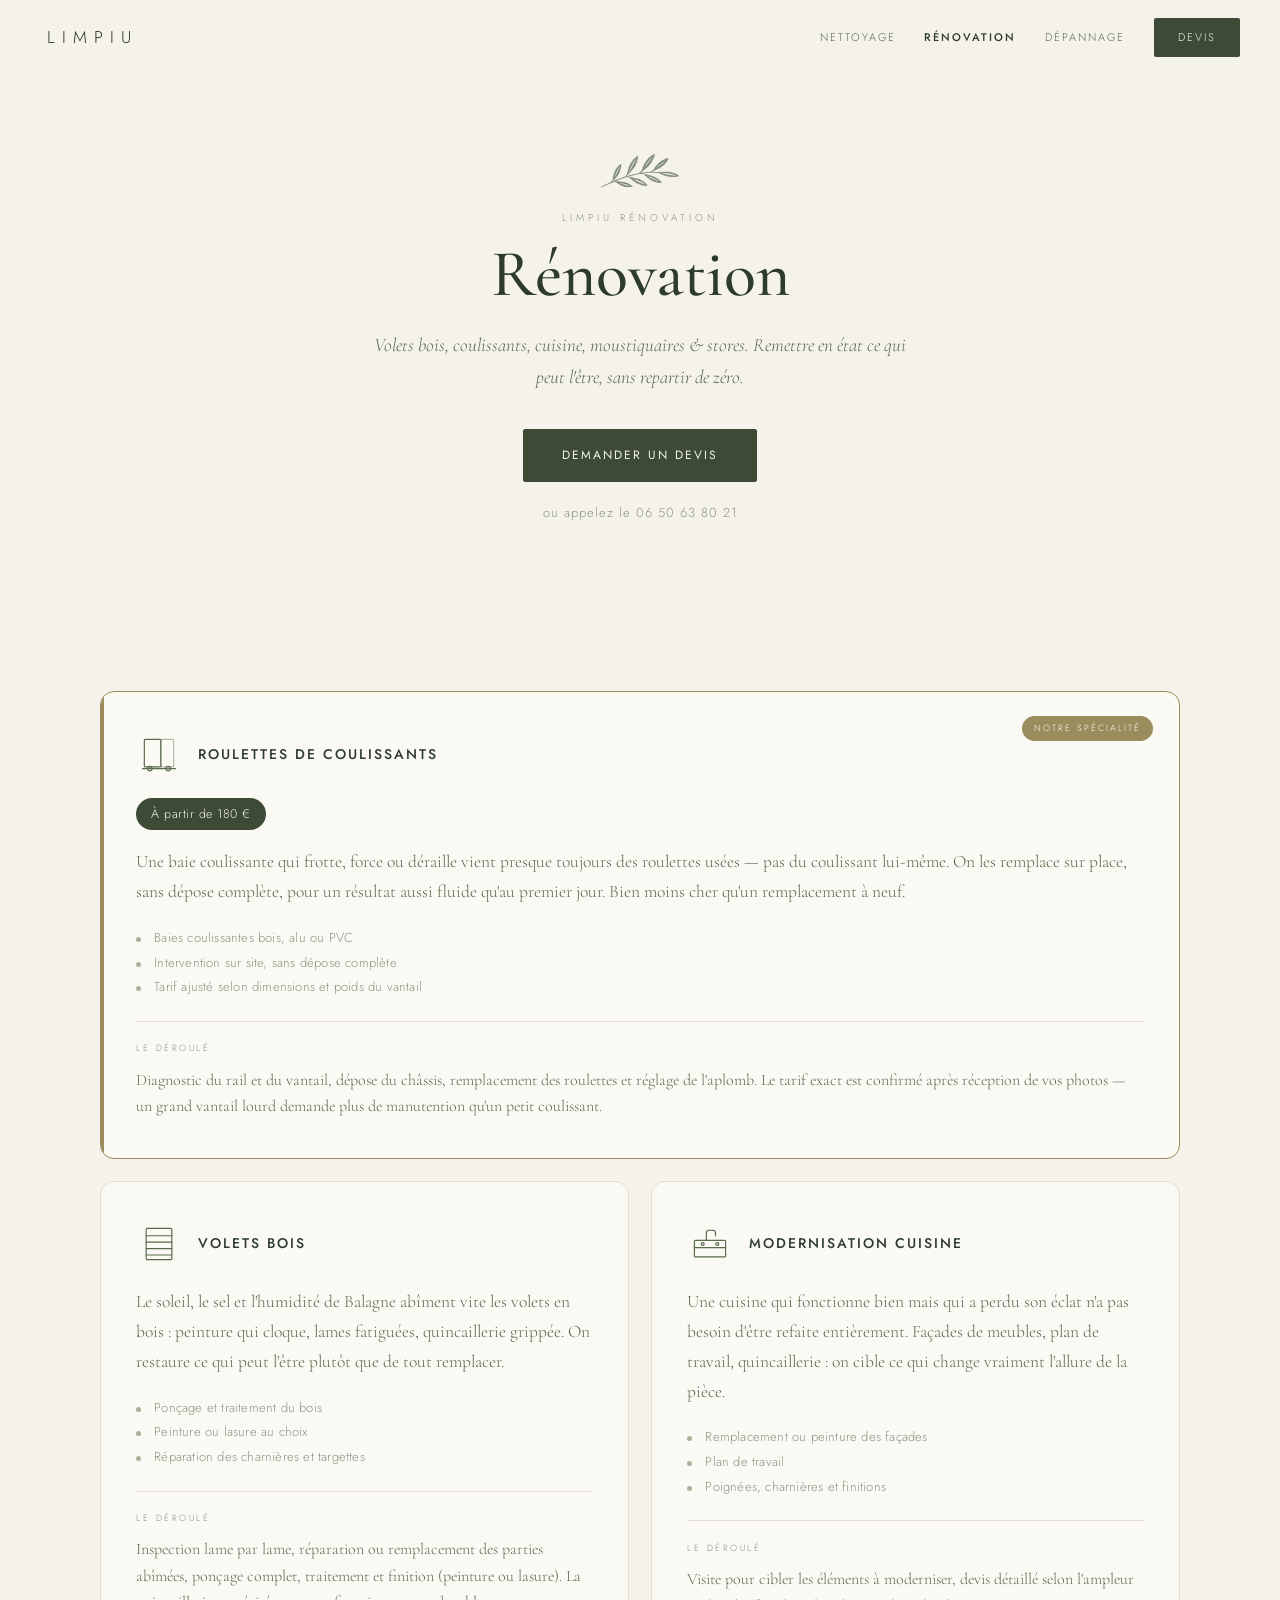
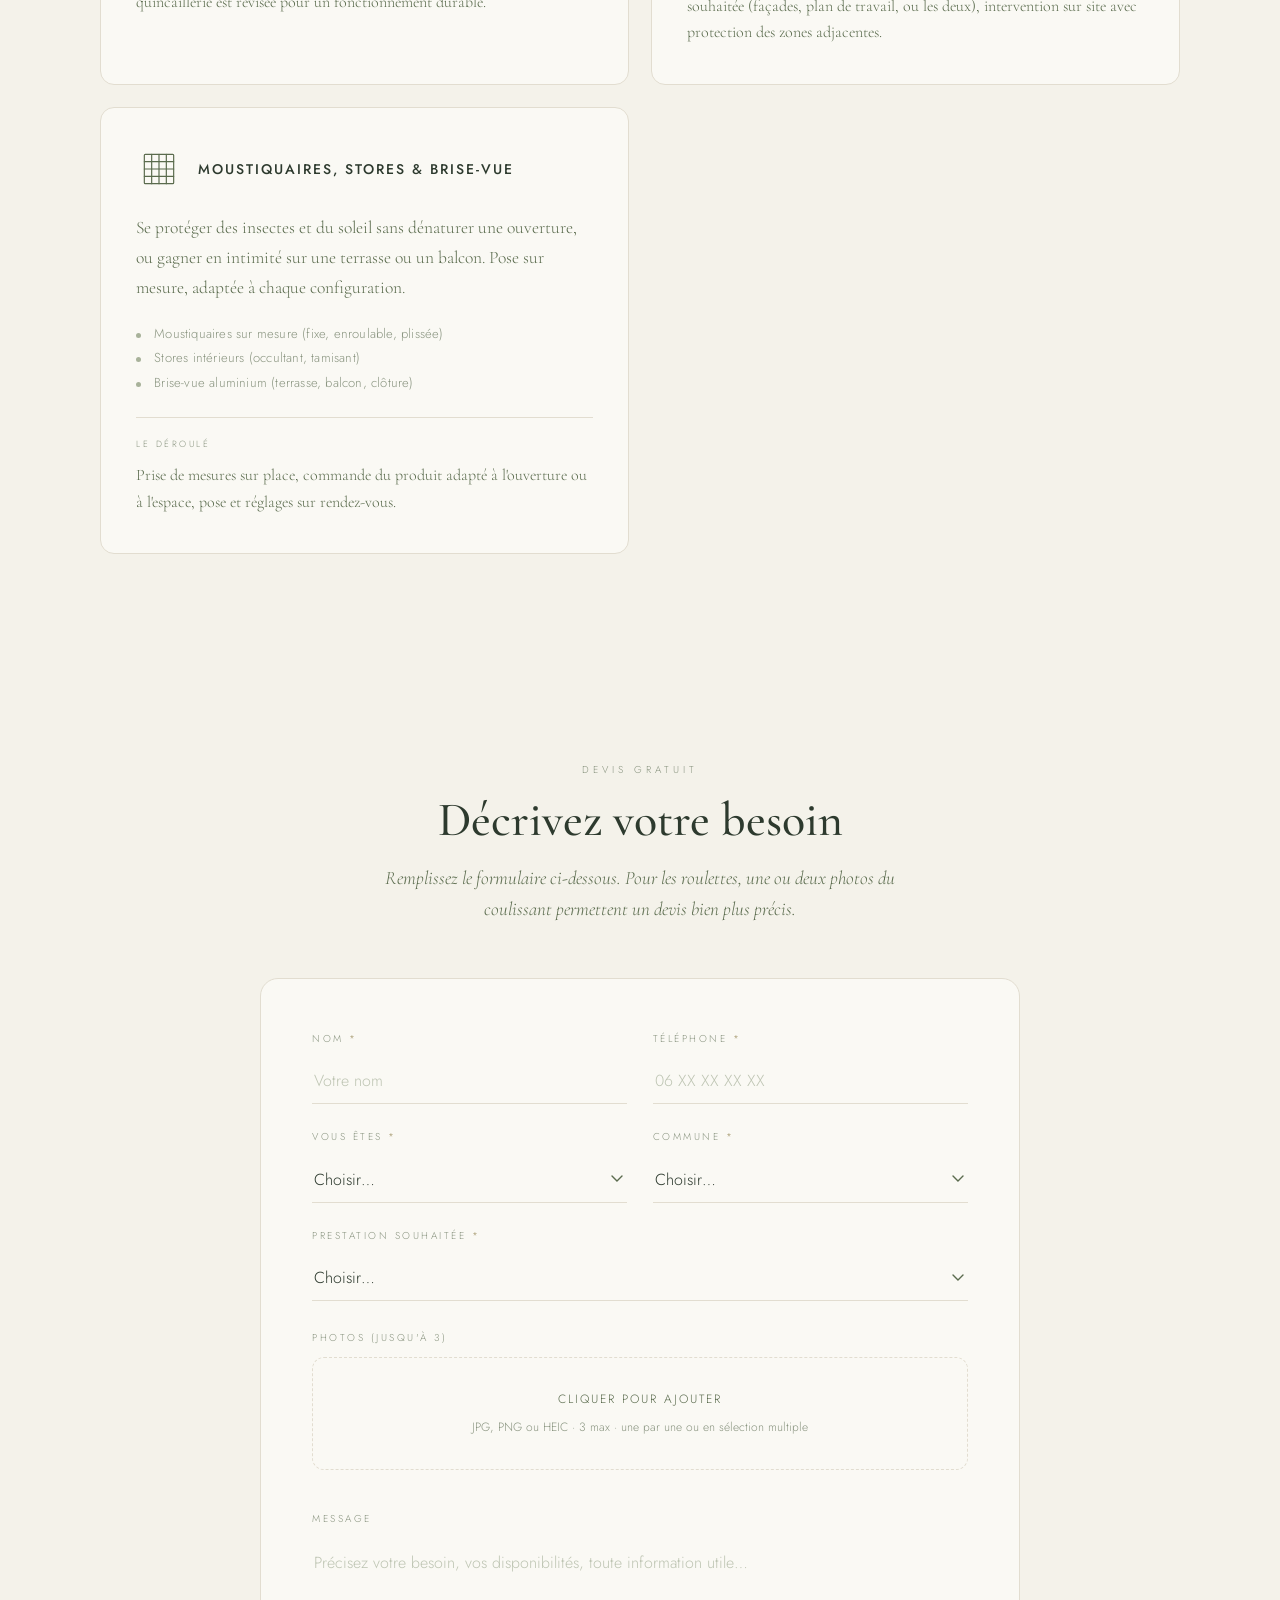
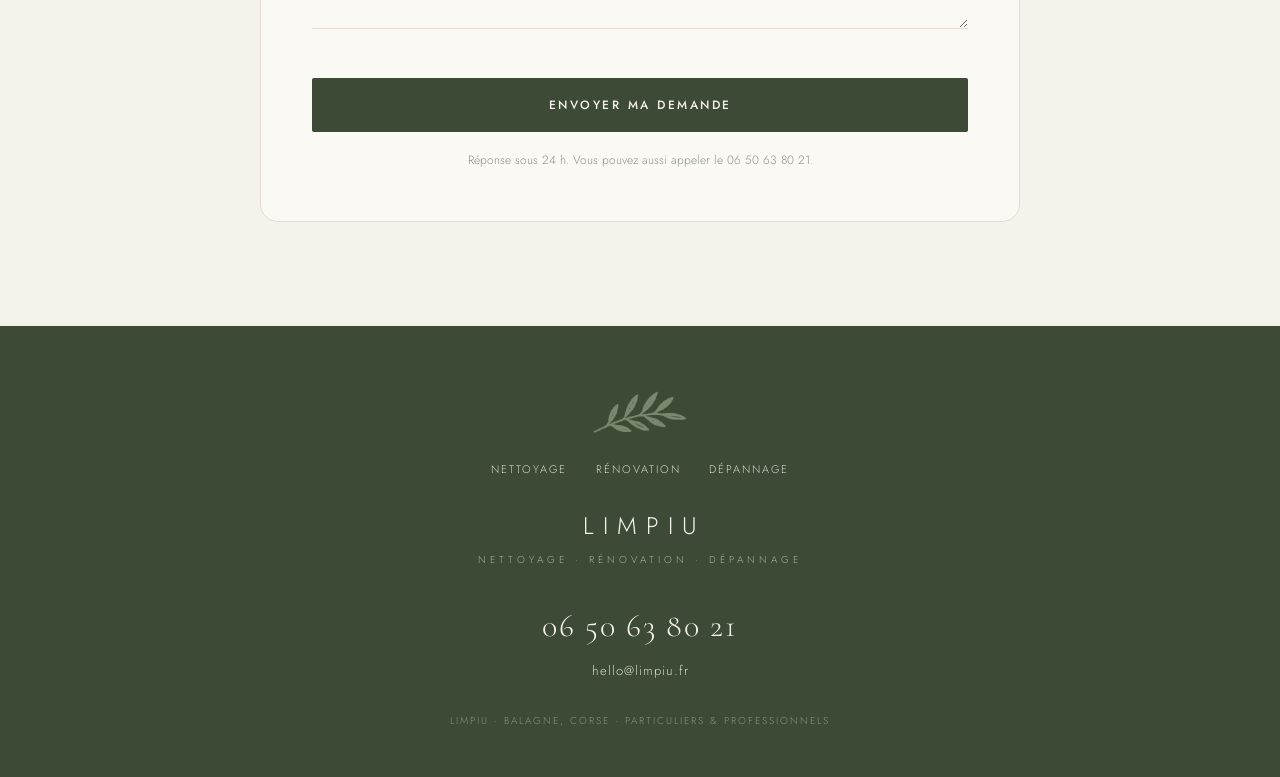
<file: renovation/index.html>
<!DOCTYPE html>
<html lang="fr">
<head>
<meta charset="UTF-8">
<meta name="viewport" content="width=device-width, initial-scale=1.0">
<meta name="description" content="Limpiu Rénovation — Volets bois, réparation de roulettes de coulissants, modernisation de cuisine, moustiquaires, stores et brise-vue en Balagne. Devis gratuit, intervention rapide.">
<title>Limpiu Rénovation — Volets, roulettes, cuisine, moustiquaires & stores</title>
<link rel="icon" type="image/png" href="/olive-branch.png">
<link rel="apple-touch-icon" href="/olive-branch.png">
<link rel="preconnect" href="https://fonts.googleapis.com">
<link rel="preconnect" href="https://fonts.gstatic.com" crossorigin>
<link href="https://fonts.googleapis.com/css2?family=Cormorant+Garamond:ital,wght@0,400;0,500;0,600;1,400;1,500&family=Jost:wght@200;300;400;500&display=swap" rel="stylesheet">
<link rel="stylesheet" href="/styles.css">
</head>
<body>

<nav id="nav">
  <a class="nav-logo" href="/">LIMPIU</a>
  <div class="nav-right">
    <a class="nav-link" href="/nettoyage/">Nettoyage</a>
    <a class="nav-link active" href="/renovation/">Rénovation</a>
    <a class="nav-link" href="/depannage/">Dépannage</a>
    <a class="nav-btn" href="#devis">Devis</a>
  </div>
</nav>

<!-- PAGE HERO -->
<div class="page-hero">
  <div class="page-hero-branch"><img src="/olive-branch.png" alt=""></div>
  <p class="label">Limpiu Rénovation</p>
  <h1 class="page-hero-title">Rénovation</h1>
  <p class="page-hero-intro">Volets bois, coulissants, cuisine, moustiquaires & stores. Remettre en état ce qui peut l'être, sans repartir de zéro.</p>
  <div class="hero-cta">
    <a href="#devis" class="btn btn-fill">Demander un devis</a>
  </div>
  <a href="tel:0650638021" class="hero-phone">ou appelez le 06 50 63 80 21</a>
</div>

<!-- PRESTATIONS -->
<section id="prestations">
  <div class="container reveal">
    <div class="presta-grid">

      <div class="presta presta-wide featured">
        <span class="featured-badge">Notre spécialité</span>
        <div class="presta-head">
          <div class="presta-ico">
            <svg viewBox="0 0 48 48"><rect x="8" y="8" width="18" height="30" rx="1"/><rect x="26" y="8" width="14" height="30" rx="1" opacity="0.45"/><line x1="6" y1="40" x2="42" y2="40"/><circle cx="14" cy="40" r="2.4"/><circle cx="34" cy="40" r="2.4"/></svg>
          </div>
          <div class="presta-name">Roulettes de coulissants</div>
        </div>
        <div class="price-tag">À partir de 180 €</div>
        <p class="presta-desc">Une baie coulissante qui frotte, force ou déraille vient presque toujours des roulettes usées — pas du coulissant lui-même. On les remplace sur place, sans dépose complète, pour un résultat aussi fluide qu'au premier jour. Bien moins cher qu'un remplacement à neuf.</p>
        <ul class="presta-points">
          <li>Baies coulissantes bois, alu ou PVC</li>
          <li>Intervention sur site, sans dépose complète</li>
          <li>Tarif ajusté selon dimensions et poids du vantail</li>
        </ul>
        <div class="presta-method">
          <div class="presta-method-label">Le déroulé</div>
          <p>Diagnostic du rail et du vantail, dépose du châssis, remplacement des roulettes et réglage de l'aplomb. Le tarif exact est confirmé après réception de vos photos — un grand vantail lourd demande plus de manutention qu'un petit coulissant.</p>
        </div>
      </div>

      <div class="presta">
        <div class="presta-head">
          <div class="presta-ico">
            <svg viewBox="0 0 48 48"><rect x="10" y="7" width="28" height="34" rx="1"/><line x1="10" y1="15" x2="38" y2="15"/><line x1="10" y1="22" x2="38" y2="22"/><line x1="10" y1="29" x2="38" y2="29"/><line x1="10" y1="36" x2="38" y2="36"/></svg>
          </div>
          <div class="presta-name">Volets bois</div>
        </div>
        <p class="presta-desc">Le soleil, le sel et l'humidité de Balagne abîment vite les volets en bois : peinture qui cloque, lames fatiguées, quincaillerie grippée. On restaure ce qui peut l'être plutôt que de tout remplacer.</p>
        <ul class="presta-points">
          <li>Ponçage et traitement du bois</li>
          <li>Peinture ou lasure au choix</li>
          <li>Réparation des charnières et targettes</li>
        </ul>
        <div class="presta-method">
          <div class="presta-method-label">Le déroulé</div>
          <p>Inspection lame par lame, réparation ou remplacement des parties abîmées, ponçage complet, traitement et finition (peinture ou lasure). La quincaillerie est révisée pour un fonctionnement durable.</p>
        </div>
      </div>

      <div class="presta">
        <div class="presta-head">
          <div class="presta-ico">
            <svg viewBox="0 0 48 48"><rect x="7" y="20" width="34" height="18" rx="1"/><line x1="7" y1="28" x2="41" y2="28"/><circle cx="16" cy="24" r="1.6"/><circle cx="32" cy="24" r="1.6"/><path d="M20 20 L20 12 Q20 9 23 9 L27 9"/><path d="M27 9 Q30 9 30 12 L30 15"/></svg>
          </div>
          <div class="presta-name">Modernisation cuisine</div>
        </div>
        <p class="presta-desc">Une cuisine qui fonctionne bien mais qui a perdu son éclat n'a pas besoin d'être refaite entièrement. Façades de meubles, plan de travail, quincaillerie : on cible ce qui change vraiment l'allure de la pièce.</p>
        <ul class="presta-points">
          <li>Remplacement ou peinture des façades</li>
          <li>Plan de travail</li>
          <li>Poignées, charnières et finitions</li>
        </ul>
        <div class="presta-method">
          <div class="presta-method-label">Le déroulé</div>
          <p>Visite pour cibler les éléments à moderniser, devis détaillé selon l'ampleur souhaitée (façades, plan de travail, ou les deux), intervention sur site avec protection des zones adjacentes.</p>
        </div>
      </div>

      <div class="presta">
        <div class="presta-head">
          <div class="presta-ico">
            <svg viewBox="0 0 48 48"><rect x="8" y="8" width="32" height="32" rx="1"/><line x1="8" y1="16" x2="40" y2="16"/><line x1="8" y1="24" x2="40" y2="24"/><line x1="8" y1="32" x2="40" y2="32"/><line x1="16" y1="8" x2="16" y2="40"/><line x1="24" y1="8" x2="24" y2="40"/><line x1="32" y1="8" x2="32" y2="40"/></svg>
          </div>
          <div class="presta-name">Moustiquaires, stores & brise-vue</div>
        </div>
        <p class="presta-desc">Se protéger des insectes et du soleil sans dénaturer une ouverture, ou gagner en intimité sur une terrasse ou un balcon. Pose sur mesure, adaptée à chaque configuration.</p>
        <ul class="presta-points">
          <li>Moustiquaires sur mesure (fixe, enroulable, plissée)</li>
          <li>Stores intérieurs (occultant, tamisant)</li>
          <li>Brise-vue aluminium (terrasse, balcon, clôture)</li>
        </ul>
        <div class="presta-method">
          <div class="presta-method-label">Le déroulé</div>
          <p>Prise de mesures sur place, commande du produit adapté à l'ouverture ou à l'espace, pose et réglages sur rendez-vous.</p>
        </div>
      </div>

    </div>
  </div>
</section>

<!-- DEVIS -->
<section id="devis">
  <div class="container reveal">
    <p class="label">Devis gratuit</p>
    <h2 class="title">Décrivez votre besoin</h2>
    <p class="subtitle">Remplissez le formulaire ci-dessous. Pour les roulettes, une ou deux photos du coulissant permettent un devis bien plus précis.</p>

    <div class="devis-wrap">
      <div class="field-row">
        <div class="field">
          <label class="field-label" for="nom">Nom <span class="req">*</span></label>
          <input type="text" id="nom" placeholder="Votre nom" autocomplete="name">
        </div>
        <div class="field">
          <label class="field-label" for="tel">Téléphone <span class="req">*</span></label>
          <input type="tel" id="tel" placeholder="06 XX XX XX XX" autocomplete="tel">
        </div>
      </div>

      <div class="field-row">
        <div class="field">
          <label class="field-label" for="type-client">Vous êtes <span class="req">*</span></label>
          <select id="type-client">
            <option value="">Choisir…</option>
            <option>Particulier</option>
            <option>Professionnel</option>
          </select>
        </div>
        <div class="field">
          <label class="field-label" for="commune">Commune <span class="req">*</span></label>
          <select id="commune" onchange="toggleAutreCommune()">
            <option value="">Choisir…</option>
            <option>L'Île-Rousse</option>
            <option>Calvi</option>
            <option>Lumio</option>
            <option>Algajola</option>
            <option>Belgodère</option>
            <option>Calenzana</option>
            <option value="Autre">Autre village de Balagne</option>
          </select>
        </div>
      </div>

      <div class="field" id="autre-commune-field" style="display:none">
        <label class="field-label" for="autre-commune">Précisez votre village</label>
        <input type="text" id="autre-commune" placeholder="Nom du village">
      </div>

      <div class="field">
        <label class="field-label" for="prestation">Prestation souhaitée <span class="req">*</span></label>
        <select id="prestation" onchange="showPrestaFields()">
          <option value="">Choisir…</option>
          <option value="roulettes">Roulettes de coulissant</option>
          <option value="volets">Volets bois</option>
          <option value="cuisine">Modernisation cuisine</option>
          <option value="moustiquaires">Moustiquaires, stores & brise-vue</option>
        </select>
      </div>

      <!-- ROULETTES -->
      <div class="presta-fields" id="f-roulettes">
        <p class="presta-fields-title">À propos de votre coulissant</p>
        <div class="field-row">
          <div class="field">
            <label class="field-label" for="r-dim">Dimensions approx. (L × H)</label>
            <input type="text" id="r-dim" placeholder="ex. 240 × 220 cm">
          </div>
          <div class="field">
            <label class="field-label" for="r-poids">Type de vantail</label>
            <select id="r-poids">
              <option value="">Choisir…</option>
              <option>Léger (petit vitrage)</option>
              <option>Standard</option>
              <option>Lourd (grande baie)</option>
              <option>Je ne sais pas</option>
            </select>
          </div>
        </div>
        <p class="presta-fields-hint">Une photo du coulissant (section photos ci-dessous) permet de confirmer le tarif exact avant le déplacement.</p>
      </div>

      <!-- VOLETS -->
      <div class="presta-fields" id="f-volets">
        <p class="presta-fields-title">À propos de vos volets</p>
        <div class="field-row">
          <div class="field">
            <label class="field-label" for="vo-nb">Nombre de volets</label>
            <input type="number" id="vo-nb" min="1" placeholder="ex. 4">
          </div>
          <div class="field">
            <label class="field-label" for="vo-etat">État général</label>
            <select id="vo-etat">
              <option value="">Choisir…</option>
              <option>À repeindre / lasurer</option>
              <option>Quincaillerie à réparer</option>
              <option>Lames abîmées</option>
              <option>Autre / je ne sais pas</option>
            </select>
          </div>
        </div>
      </div>

      <!-- CUISINE -->
      <div class="presta-fields" id="f-cuisine">
        <p class="presta-fields-title">À propos de votre cuisine</p>
        <div class="field-row">
          <div class="field">
            <label class="field-label" for="cu-elements">Éléments à moderniser</label>
            <select id="cu-elements">
              <option value="">Choisir…</option>
              <option>Façades de meubles</option>
              <option>Plan de travail</option>
              <option>Les deux</option>
              <option>Autre</option>
            </select>
          </div>
          <div class="field">
            <label class="field-label" for="cu-nb">Nombre de meubles (approx.)</label>
            <input type="number" id="cu-nb" min="1" placeholder="ex. 8">
          </div>
        </div>
      </div>

      <!-- MOUSTIQUAIRES / STORES / BRISE-VUE -->
      <div class="presta-fields" id="f-moustiquaires">
        <p class="presta-fields-title">À propos de votre projet</p>
        <div class="field-row">
          <div class="field">
            <label class="field-label" for="m-type">Type de produit</label>
            <select id="m-type">
              <option value="">Choisir…</option>
              <option>Moustiquaire</option>
              <option>Store intérieur</option>
              <option>Brise-vue aluminium</option>
              <option>Plusieurs produits</option>
            </select>
          </div>
          <div class="field">
            <label class="field-label" for="m-nb">Nombre d'éléments (approx.)</label>
            <input type="number" id="m-nb" min="1" placeholder="ex. 3">
          </div>
        </div>
        <p class="presta-fields-hint">Précisez les dimensions et l'emplacement (fenêtre, terrasse, balcon…) dans le message ci-dessous.</p>
      </div>

      <div class="field" style="margin-top:1.8rem">
        <label class="field-label">Photos (jusqu'à 3)</label>
        <div class="upload-zone" onclick="document.getElementById('photos').click()">
          <div class="upload-zone-main">Cliquer pour ajouter</div>
          <div class="upload-zone-sub">JPG, PNG ou HEIC · 3 max · une par une ou en sélection multiple</div>
        </div>
        <input type="file" id="photos" accept="image/*" multiple style="display:none" onchange="addPhotos(this)">
        <div class="upload-list" id="photo-list"></div>
      </div>

      <div class="field">
        <label class="field-label" for="message">Message</label>
        <textarea id="message" placeholder="Précisez votre besoin, vos disponibilités, toute information utile…"></textarea>
      </div>

      <button type="button" class="submit-btn" onclick="submitDevis()">Envoyer ma demande</button>
      <p class="form-note">Réponse sous 24 h. Vous pouvez aussi appeler le 06 50 63 80 21.</p>
    </div>
  </div>
</section>

<!-- FOOTER -->
<footer>
  <img class="footer-branch" src="/olive-branch.png" alt="">
  <div class="footer-nav">
    <a href="/nettoyage/">Nettoyage</a>
    <a href="/renovation/">Rénovation</a>
    <a href="/depannage/">Dépannage</a>
  </div>
  <div class="footer-logo">LIMPIU</div>
  <div class="footer-tag">Nettoyage · Rénovation · Dépannage</div>
  <a class="footer-phone" href="tel:0650638021">06 50 63 80 21</a>
  <a class="footer-mail" href="mailto:hello@limpiu.fr">hello@limpiu.fr</a>
  <div class="footer-sub">Limpiu · Balagne, Corse · Particuliers & professionnels</div>
</footer>

<script src="/common.js"></script>
<script>
function showPrestaFields(){
  var v=document.getElementById('prestation').value;
  ['roulettes','volets','cuisine','moustiquaires'].forEach(function(p){
    document.getElementById('f-'+p).classList.remove('active');
  });
  var el = v ? document.getElementById('f-'+v) : null;
  if(el) el.classList.add('active');
}

async function submitDevis(){
  var nom=val('nom');
  var tel=val('tel');
  var typeClient=document.getElementById('type-client').value;
  var commune=document.getElementById('commune').value;
  if(commune==='Autre'){ var autre=val('autre-commune'); if(autre) commune=autre; }
  var prestationVal=document.getElementById('prestation').value;
  var prestationLabel=document.getElementById('prestation').selectedOptions[0].text;
  var message=val('message');

  if(!nom||!tel||!typeClient||!commune||!prestationVal){
    alert('Merci de renseigner au minimum votre nom, téléphone, profil, commune et la prestation souhaitée.');
    return;
  }

  var btn=document.querySelector('.submit-btn');
  var oldLabel=btn.textContent;
  btn.disabled=true; btn.textContent='Envoi…';

  try {
    var fields={};
    fields['Nom']=nom;
    fields['Téléphone']=tel;
    fields['Type de client']=typeClient;
    fields['Commune']=commune;
    fields['Pôle']='Rénovation';
    fields['Prestation']=prestationLabel;
    if(message) fields['Message']=message;

    if(prestationVal==='roulettes'){
      if(val('r-dim'))   fields['Dimensions du coulissant (Roulettes)']=val('r-dim');
      if(val('r-poids')) fields['Type de vantail (Roulettes)']=val('r-poids');
    } else if(prestationVal==='volets'){
      if(num('vo-nb')!==null) fields['Nombre de volets (Volets bois)']=num('vo-nb');
      if(val('vo-etat'))      fields['État des volets (Volets bois)']=val('vo-etat');
    } else if(prestationVal==='cuisine'){
      if(val('cu-elements'))      fields['Éléments à moderniser (Cuisine)']=val('cu-elements');
      if(num('cu-nb')!==null)     fields['Nombre de meubles (Cuisine)']=num('cu-nb');
    } else if(prestationVal==='moustiquaires'){
      if(val('m-type'))       fields['Type de produit (Moustiquaires/Stores/Brise-vue)']=val('m-type');
      if(num('m-nb')!==null)  fields["Nombre d'éléments (Moustiquaires/Stores/Brise-vue)"]=num('m-nb');
    }

    await sendDevisToAirtable(fields, btn);
    showDevisSuccess(nom);
  } catch(err){
    btn.disabled=false; btn.textContent=oldLabel;
    alert('Erreur lors de l\'envoi : '+err.message);
  }
}
</script>
</body>
</html>
</file>
<file: styles.css>
*{margin:0;padding:0;box-sizing:border-box}
html{scroll-behavior:smooth}
:root{
  --bg:#f4f2ea; --bg2:#faf9f4; --ink:#2d3a2e; --green:#3d4a36; --green2:#5a6b4d;
  --sage:#a8b29a; --sage2:#8a9580; --line:#e2ddd0; --cream:#f4f2ea; --gold:#9a8c5c;
}
body{font-family:'Jost',sans-serif;background:var(--bg);color:var(--ink);overflow-x:hidden;font-weight:300;line-height:1.6;-webkit-font-smoothing:antialiased}

/* ---------- NAV ---------- */
nav{position:fixed;top:0;left:0;right:0;z-index:100;padding:1.1rem 2.5rem;display:flex;justify-content:space-between;align-items:center;background:rgba(244,242,234,0);backdrop-filter:blur(0px);border-bottom:1px solid transparent;transition:background .4s,backdrop-filter .4s,border-color .4s,padding .4s}
nav.scrolled{background:rgba(244,242,234,0.88);backdrop-filter:blur(14px);border-color:var(--line);padding:0.9rem 2.5rem}
.nav-logo{font-size:17px;letter-spacing:7px;font-weight:300;color:var(--ink);text-decoration:none;padding-left:7px;transition:opacity .2s}
.nav-logo:hover{opacity:.65}
.nav-right{display:flex;align-items:center;gap:1.8rem}
.nav-link{font-size:11px;letter-spacing:2px;text-transform:uppercase;color:var(--green2);text-decoration:none;transition:color .2s}
.nav-link:hover{color:var(--ink)}
.nav-link.active{color:var(--ink);font-weight:500}
.nav-btn{font-size:11px;letter-spacing:2px;text-transform:uppercase;background:var(--green);color:var(--cream);padding:11px 24px;text-decoration:none;transition:background .25s,transform .15s;border-radius:2px}
.nav-btn:hover{background:var(--ink);transform:translateY(-1px)}
@media(max-width:760px){.nav-link{display:none}nav{padding:1rem 1.4rem}nav.scrolled{padding:.85rem 1.4rem}}

/* ---------- HERO (accueil) ---------- */
.hero{min-height:100vh;display:flex;flex-direction:column;align-items:center;justify-content:center;text-align:center;padding:8rem 2rem 5rem;position:relative;overflow:hidden}
.hero-decor{position:absolute;pointer-events:none;opacity:.5;height:auto;display:block}
.hero-decor.left{top:14%;left:-70px;width:260px;animation:floatA 11s ease-in-out infinite}
.hero-decor.right{bottom:10%;right:-60px;width:210px;transform:scaleX(-1) rotate(12deg);opacity:.28;animation:floatB 13s ease-in-out infinite .7s}
@keyframes floatA{0%,100%{transform:translateY(0) rotate(0)}50%{transform:translateY(14px) rotate(2deg)}}
@keyframes floatB{0%,100%{transform:scaleX(-1) rotate(12deg) translateY(0)}50%{transform:scaleX(-1) rotate(10deg) translateY(14px)}}
.hero-content{position:relative;z-index:2;display:flex;flex-direction:column;align-items:center}
.hero-branch{width:118px;margin-bottom:1.6rem;opacity:0;animation:fadeIn 1.1s ease .1s forwards}
.hero-branch img{width:100%;display:block}
.hero-logo{font-size:clamp(58px,10vw,104px);font-weight:200;letter-spacing:clamp(12px,2.4vw,22px);color:var(--ink);line-height:1;margin-bottom:1.5rem;padding-left:clamp(12px,2.4vw,22px);opacity:0;animation:rise 1s ease .25s forwards}
.hero-tagline{font-size:clamp(11px,1.5vw,14px);letter-spacing:5px;text-transform:uppercase;color:var(--green2);margin-bottom:1.5rem;font-weight:400;opacity:0;animation:rise 1s ease .4s forwards}
.hero-divider{width:48px;height:1px;background:var(--sage);margin-bottom:1.5rem;opacity:0;animation:growLine .9s ease .55s forwards}
@keyframes growLine{from{width:0;opacity:0}to{width:48px;opacity:1}}
.hero-place{font-size:11px;letter-spacing:6px;text-transform:uppercase;color:var(--sage2);margin-bottom:1.4rem;opacity:0;animation:rise 1s ease .65s forwards}
.hero-place::before,.hero-place::after{content:'';display:inline-block;width:14px;height:1px;background:var(--sage);vertical-align:middle;margin:0 12px}
.hero-intro{font-family:'Cormorant Garamond',serif;font-style:italic;font-size:clamp(18px,2.3vw,23px);color:var(--green2);max-width:500px;line-height:1.6;margin-bottom:2.8rem;opacity:0;animation:rise 1s ease .8s forwards}
.hero-cta{display:flex;gap:14px;flex-wrap:wrap;justify-content:center;opacity:0;animation:rise 1s ease .95s forwards}
@keyframes rise{from{opacity:0;transform:translateY(26px)}to{opacity:1;transform:translateY(0)}}
@keyframes fadeIn{from{opacity:0}to{opacity:1}}
.hero-phone{display:inline-block;margin-top:1.4rem;font-size:13px;letter-spacing:1px;color:var(--sage2);text-decoration:none;opacity:0;animation:rise 1s ease 1.1s forwards;transition:color .2s}
.hero-phone:hover{color:var(--green2)}
.btn{padding:16px 38px;font-size:12px;letter-spacing:2px;text-transform:uppercase;font-family:'Jost',sans-serif;font-weight:400;cursor:pointer;text-decoration:none;transition:all .25s;display:inline-block;border-radius:2px;border:1px solid transparent}
.btn-fill{background:var(--green);color:var(--cream);border-color:var(--green)}
.btn-fill:hover{background:var(--ink);border-color:var(--ink);transform:translateY(-2px)}
.btn-out{background:transparent;color:var(--green);border-color:var(--sage)}
.btn-out:hover{border-color:var(--green);transform:translateY(-2px)}
.scroll-hint{position:absolute;bottom:30px;left:50%;transform:translateX(-50%);font-size:9px;letter-spacing:3px;text-transform:uppercase;color:var(--sage2);opacity:0;animation:fadeIn 1s ease 1.4s forwards;display:flex;flex-direction:column;align-items:center;gap:8px}
.scroll-hint::after{content:'';width:1px;height:24px;background:var(--sage);animation:scrollPulse 2s ease-in-out infinite}
@keyframes scrollPulse{0%,100%{opacity:.3;transform:scaleY(.6)}50%{opacity:1;transform:scaleY(1)}}

/* ---------- PAGE HERO (sous-pages pôles) ---------- */
.page-hero{padding:9.5rem 2rem 4rem;text-align:center;position:relative;overflow:hidden}
.page-hero-branch{width:82px;margin:0 auto 1.3rem;opacity:.55}
.page-hero-branch img{width:100%;display:block}
.page-hero .label{margin-bottom:.9rem}
.page-hero-title{font-family:'Cormorant Garamond',serif;font-size:clamp(42px,7vw,66px);font-weight:500;color:var(--ink);line-height:1.05;margin-bottom:1.2rem}
.page-hero-intro{font-family:'Cormorant Garamond',serif;font-style:italic;font-size:19px;color:var(--green2);max-width:560px;margin:0 auto 2.2rem;line-height:1.7}
.page-hero .hero-cta{opacity:1;animation:none;position:relative;margin:0 auto}
.page-hero .hero-phone{opacity:1;animation:none;position:relative;display:block;margin-top:1.3rem}

/* ---------- SECTIONS ---------- */
section{padding:6.5rem 2rem;position:relative}
.container{max-width:1080px;margin:0 auto}
.reveal{opacity:0;transform:translateY(38px);transition:opacity .9s cubic-bezier(.2,.7,.3,1),transform .9s cubic-bezier(.2,.7,.3,1)}
.reveal.in{opacity:1;transform:translateY(0)}
.label{font-size:10px;letter-spacing:4px;text-transform:uppercase;color:var(--sage2);margin-bottom:1rem;text-align:center}
.title{font-family:'Cormorant Garamond',serif;font-size:clamp(32px,5vw,48px);font-weight:500;color:var(--ink);text-align:center;line-height:1.1;margin-bottom:1rem}
.subtitle{font-family:'Cormorant Garamond',serif;font-style:italic;font-size:19px;color:var(--green2);text-align:center;max-width:560px;margin:0 auto 3.4rem}

/* ---------- PÔLES (grille accueil) ---------- */
.pole-grid{display:grid;grid-template-columns:repeat(3,1fr);gap:1.6rem}
.pole-card{background:var(--bg2);border:1px solid var(--line);border-radius:16px;padding:2.6rem 2.2rem;text-align:center;text-decoration:none;color:inherit;display:block;transition:transform .35s cubic-bezier(.2,.7,.3,1),box-shadow .35s,border-color .35s}
.pole-card:hover{transform:translateY(-6px);box-shadow:0 20px 46px rgba(45,58,46,.1);border-color:var(--sage)}
.pole-ico{width:52px;height:52px;margin:0 auto 1.4rem}
.pole-ico svg{width:100%;height:100%;stroke:var(--green2);stroke-width:1.3;fill:none;stroke-linecap:round;stroke-linejoin:round}
.pole-name{font-size:15px;letter-spacing:2px;text-transform:uppercase;color:var(--ink);font-weight:500;margin-bottom:.9rem}
.pole-desc{font-family:'Cormorant Garamond',serif;font-size:17px;color:var(--green2);line-height:1.6;margin-bottom:1.4rem}
.pole-points{list-style:none;text-align:left;margin-bottom:1.7rem;display:inline-block}
.pole-points li{font-size:12.5px;color:var(--sage2);line-height:1.9;padding-left:18px;position:relative}
.pole-points li::before{content:'';position:absolute;left:0;top:10px;width:5px;height:5px;border-radius:50%;background:var(--sage)}
.pole-link{font-size:11px;letter-spacing:2px;text-transform:uppercase;color:var(--green);font-weight:500}
.pole-link::after{content:'→';margin-left:6px;display:inline-block;transition:margin .2s}
.pole-card:hover .pole-link::after{margin-left:10px}
@media(max-width:820px){.pole-grid{grid-template-columns:1fr;max-width:420px;margin:0 auto}}

/* ---------- PRESTATIONS (grille services) ---------- */
.presta-grid{display:grid;grid-template-columns:repeat(2,1fr);gap:1.4rem}
.presta{background:var(--bg2);border:1px solid var(--line);border-radius:14px;padding:2.4rem 2.2rem;transition:transform .35s cubic-bezier(.2,.7,.3,1),box-shadow .35s,border-color .35s;position:relative;overflow:hidden}
.presta::before{content:'';position:absolute;top:0;left:0;width:3px;height:0;background:var(--green2);transition:height .4s ease}
.presta:hover{transform:translateY(-5px);box-shadow:0 18px 44px rgba(45,58,46,.08);border-color:var(--sage)}
.presta:hover::before{height:100%}
.presta.featured{border-color:var(--gold)}
.presta.featured::before{background:var(--gold);height:100%}
.featured-badge{position:absolute;top:1.5rem;right:1.6rem;font-size:9px;letter-spacing:2px;text-transform:uppercase;background:var(--gold);color:#fff;padding:5px 12px;border-radius:20px}
.presta-head{display:flex;align-items:center;gap:1rem;margin-bottom:1.3rem}
.presta-ico{width:46px;height:46px;flex-shrink:0;display:flex;align-items:center;justify-content:center}
.presta-ico svg{width:44px;height:44px;stroke:var(--green2);stroke-width:1.3;fill:none;stroke-linecap:round;stroke-linejoin:round}
.presta-ico img{width:42px;height:42px;object-fit:contain}
.presta-name{font-size:14px;letter-spacing:2px;text-transform:uppercase;color:var(--ink);font-weight:500}
.presta-desc{font-family:'Cormorant Garamond',serif;font-size:17.5px;color:var(--green2);line-height:1.7;margin-bottom:1.2rem}
.presta-points{list-style:none}
.presta-points li{font-size:13px;color:var(--sage2);line-height:1.9;padding-left:18px;position:relative;letter-spacing:.2px}
.presta-points li::before{content:'';position:absolute;left:0;top:11px;width:5px;height:5px;border-radius:50%;background:var(--sage)}
@media(max-width:560px){.presta-grid{grid-template-columns:1fr}}
.presta-wide{grid-column:1 / -1}
.presta-method{margin-top:1.3rem;padding-top:1.2rem;border-top:1px solid var(--line)}
.presta-method-label{font-size:9px;letter-spacing:2.5px;text-transform:uppercase;color:var(--sage2);margin-bottom:.7rem}
.presta-method p{font-family:'Cormorant Garamond',serif;font-size:16px;color:var(--green2);line-height:1.65}

/* Prix d'appel (ex. roulettes) */
.price-tag{display:inline-block;background:var(--green);color:var(--cream);font-size:12.5px;letter-spacing:.5px;padding:6px 15px;border-radius:20px;margin-bottom:1.1rem}
.price-note{font-size:12.5px;color:var(--sage2);font-style:italic;margin-top:.7rem;line-height:1.6}

/* ---------- BANDEAU B2B (fin de chantier) ---------- */
.chantier{background:var(--green);border-radius:18px;padding:3.6rem 3rem;color:var(--cream);position:relative;overflow:hidden;display:grid;grid-template-columns:1.4fr 1fr;gap:3rem;align-items:center}
.chantier-branch{position:absolute;bottom:-40px;right:-30px;width:230px;opacity:.12;pointer-events:none;height:auto;display:block}
.chantier-label{font-size:10px;letter-spacing:4px;text-transform:uppercase;color:var(--sage);margin-bottom:1rem}
.chantier-title{font-family:'Cormorant Garamond',serif;font-size:clamp(28px,3.6vw,38px);font-weight:500;line-height:1.1;margin-bottom:1.4rem}
.chantier-text{font-family:'Cormorant Garamond',serif;font-size:18px;line-height:1.7;opacity:.92;margin-bottom:1.6rem}
.chantier-points{list-style:none;position:relative;z-index:2}
.chantier-points li{font-size:13.5px;color:#d4dac9;line-height:2;padding-left:22px;position:relative;letter-spacing:.3px}
.chantier-points li::before{content:'✓';position:absolute;left:0;color:var(--sage);font-size:12px}
.chantier-cta{position:relative;z-index:2}
.btn-light{background:var(--cream);color:var(--green);padding:15px 34px;font-size:11px;letter-spacing:2px;text-transform:uppercase;font-weight:500;text-decoration:none;display:inline-block;transition:all .25s;border-radius:2px}
.btn-light:hover{background:#fff;transform:translateY(-2px)}
@media(max-width:720px){.chantier{grid-template-columns:1fr;padding:2.6rem 1.8rem;gap:1.8rem}}

/* ---------- PROCESS ---------- */
.process{display:grid;grid-template-columns:repeat(4,1fr);gap:1.5rem;counter-reset:step}
.step{text-align:center;position:relative}
.step-num{font-family:'Cormorant Garamond',serif;font-size:40px;font-weight:500;color:var(--sage);line-height:1;margin-bottom:1rem}
.step-name{font-size:12px;letter-spacing:2px;text-transform:uppercase;color:var(--ink);font-weight:500;margin-bottom:.6rem}
.step-desc{font-size:13px;color:var(--green2);line-height:1.6}
@media(max-width:720px){.process{grid-template-columns:1fr 1fr;gap:2rem}}

/* ---------- FORMULAIRE DE DEVIS ---------- */
.devis-wrap{background:var(--bg2);border:1px solid var(--line);border-radius:18px;padding:3.2rem;max-width:760px;margin:0 auto}
.field{margin-bottom:1.6rem}
.field-label{display:block;font-size:10px;letter-spacing:2.5px;text-transform:uppercase;color:var(--sage2);margin-bottom:.7rem}
.field-label .req{color:var(--gold)}
.field input,.field select,.field textarea{width:100%;background:transparent;border:none;border-bottom:1px solid var(--line);color:var(--ink);padding:11px 2px;font-family:'Jost',sans-serif;font-size:16px;font-weight:300;outline:none;transition:border-color .25s;border-radius:0}
.field input::placeholder,.field textarea::placeholder{color:#bdc4b2}
.field input:focus,.field select:focus,.field textarea:focus{border-color:var(--green2)}
.field select{cursor:pointer;-webkit-appearance:none;appearance:none;background-image:url("data:image/svg+xml,%3Csvg xmlns='http://www.w3.org/2000/svg' width='12' height='8' viewBox='0 0 12 8'%3E%3Cpath d='M1 1l5 5 5-5' stroke='%235a6b4d' stroke-width='1.4' fill='none' stroke-linecap='round'/%3E%3C/svg%3E");background-repeat:no-repeat;background-position:right 4px center}
.field select option{background:var(--bg2)}
.field textarea{resize:vertical;min-height:90px;line-height:1.6}
.field-row{display:grid;grid-template-columns:1fr 1fr;gap:1.6rem}
.field-row-3{display:grid;grid-template-columns:1fr 1fr 1fr;gap:1.6rem}
@media(max-width:600px){.field-row,.field-row-3{grid-template-columns:1fr}}
.presta-fields{display:none;border-left:2px solid var(--sage);padding-left:1.6rem;margin:1.8rem 0;animation:slideDown .4s ease}
.presta-fields.active{display:block}
@keyframes slideDown{from{opacity:0;transform:translateY(-8px)}to{opacity:1;transform:translateY(0)}}
.presta-fields-title{font-family:'Cormorant Garamond',serif;font-style:italic;font-size:18px;color:var(--green2);margin-bottom:1.4rem}
.presta-fields-hint{font-size:13px;color:var(--sage2);line-height:1.6;margin-top:.4rem}
.checkbox-field{display:flex;align-items:center;gap:12px;cursor:pointer;padding:6px 0}
.checkbox-field input{width:auto;margin:0}
.checkbox-field span{font-size:15px;color:var(--ink)}
.upload-zone{border:1.5px dashed var(--line);border-radius:12px;padding:2rem;text-align:center;cursor:pointer;transition:border-color .25s,background .25s}
.upload-zone:hover{border-color:var(--sage);background:rgba(168,178,154,.04)}
.upload-zone-main{font-size:12px;letter-spacing:2px;text-transform:uppercase;color:var(--green2);margin-bottom:.5rem}
.upload-zone-sub{font-size:12px;color:var(--sage2)}
.upload-list{margin-top:1rem;display:flex;flex-direction:column;gap:6px}
.upload-item{font-size:13px;color:var(--green2);display:flex;align-items:center;gap:8px}
.submit-btn{background:var(--green);color:var(--cream);padding:18px 44px;font-size:12px;letter-spacing:2.5px;text-transform:uppercase;border:none;cursor:pointer;font-family:'Jost',sans-serif;font-weight:500;width:100%;margin-top:1rem;transition:background .25s,transform .15s;border-radius:2px}
.submit-btn:hover{background:var(--ink);transform:translateY(-2px)}
.form-note{font-size:12px;color:var(--sage2);text-align:center;margin-top:1.2rem;line-height:1.6}

/* ---------- ZONES ---------- */
.zones{display:flex;flex-wrap:wrap;gap:11px;justify-content:center}
.zone{font-size:11px;letter-spacing:1.5px;text-transform:uppercase;border:1px solid #c5ccb8;border-radius:24px;padding:10px 22px;color:var(--green2);transition:all .25s}
.zone:hover{background:var(--green);color:var(--cream);border-color:var(--green);transform:translateY(-2px)}

/* ---------- FOOTER ---------- */
footer{padding:4rem 2rem 3rem;text-align:center;background:var(--green);color:var(--cream)}
.footer-branch{width:96px;margin:0 auto 1.2rem;opacity:.55;filter:brightness(0) saturate(100%) invert(78%) sepia(8%) saturate(580%) hue-rotate(50deg) brightness(95%) contrast(85%)}
.footer-nav{display:flex;gap:1.8rem;justify-content:center;margin-bottom:1.8rem;flex-wrap:wrap}
.footer-nav a{font-size:11px;letter-spacing:2px;text-transform:uppercase;color:#d4dac9;text-decoration:none;transition:color .2s}
.footer-nav a:hover{color:var(--cream)}
.footer-logo{font-size:24px;letter-spacing:9px;font-weight:300;padding-left:9px;margin-bottom:.4rem}
.footer-tag{font-size:10px;letter-spacing:4px;text-transform:uppercase;color:var(--sage);margin-bottom:2rem}
.footer-phone{font-family:'Cormorant Garamond',serif;font-size:32px;color:var(--cream);letter-spacing:2px;text-decoration:none;display:inline-block;transition:opacity .2s}
.footer-phone:hover{opacity:.75}
.footer-mail{display:block;font-size:13px;letter-spacing:1px;color:#d4dac9;text-decoration:none;margin-top:.6rem;transition:color .2s}
.footer-mail:hover{color:var(--cream)}
.footer-sub{font-size:10px;letter-spacing:2px;text-transform:uppercase;color:var(--sage);margin-top:2rem;opacity:.7}
</file>
